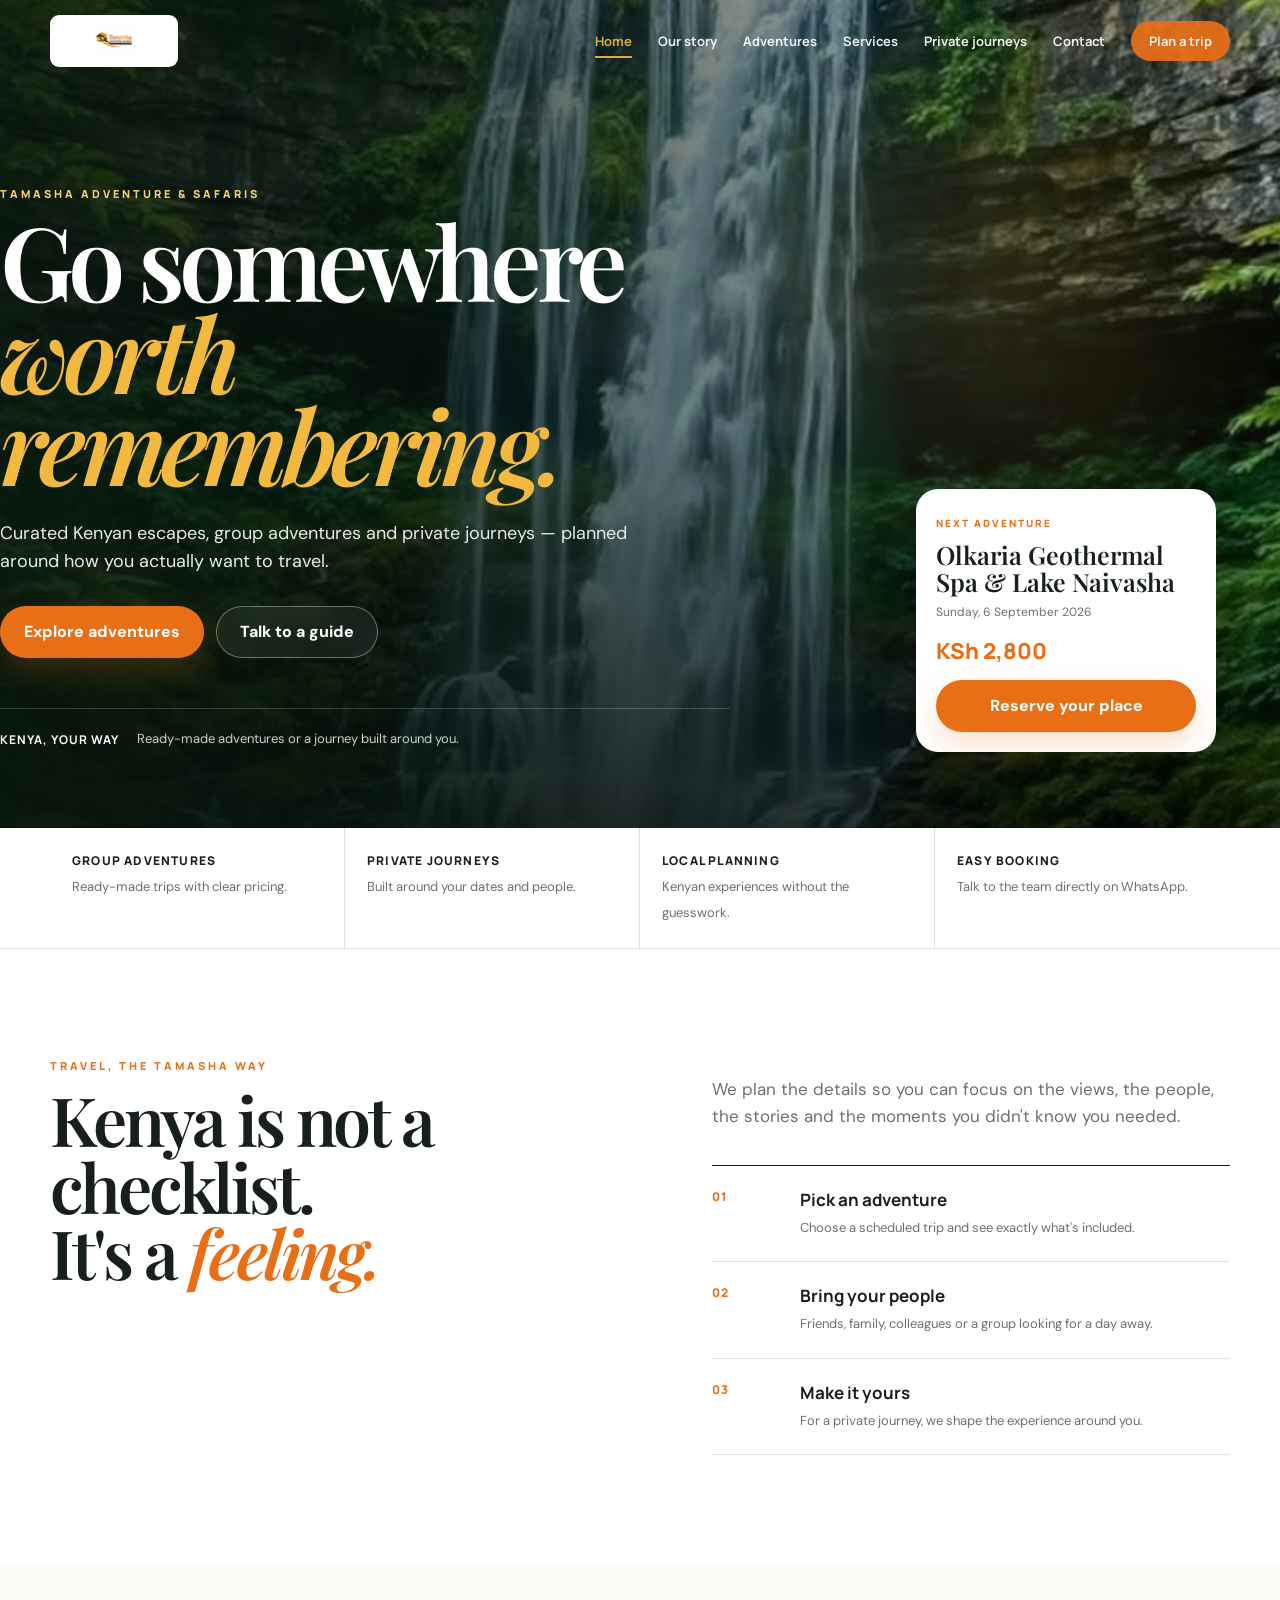
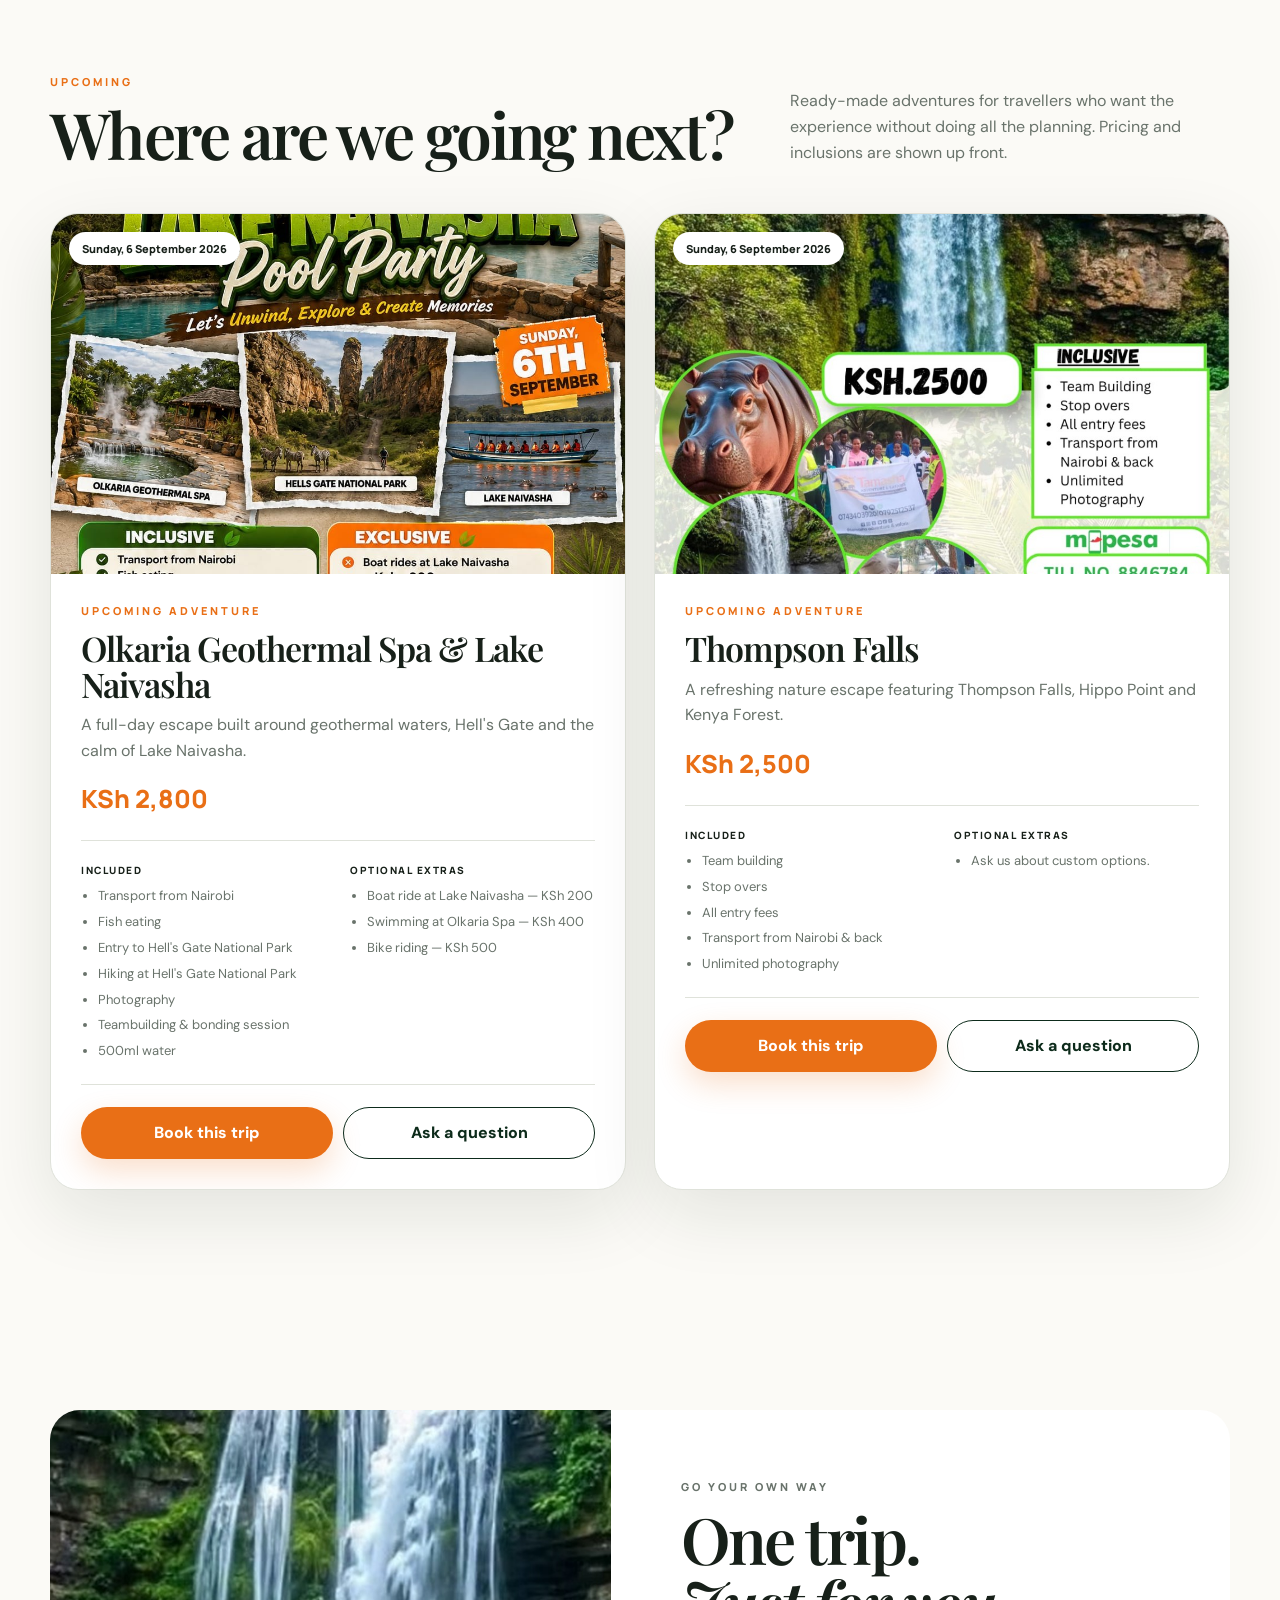
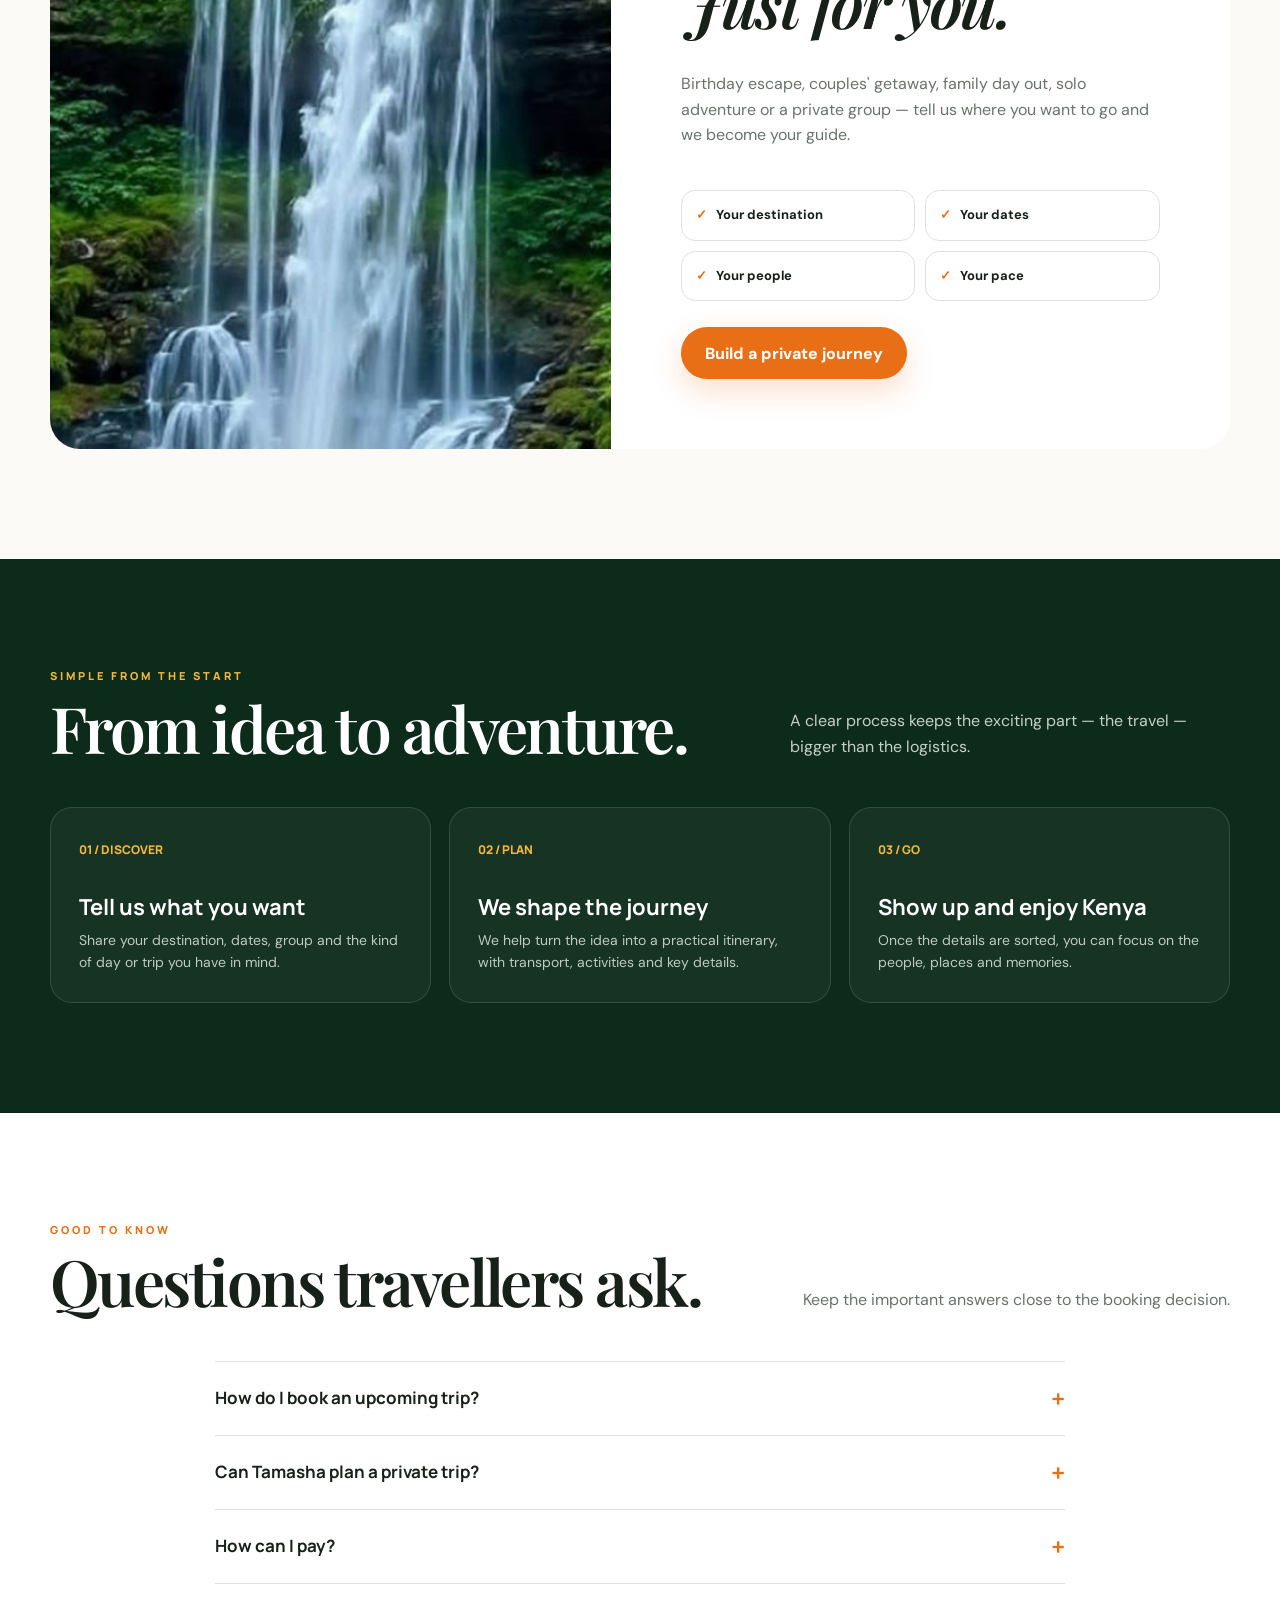
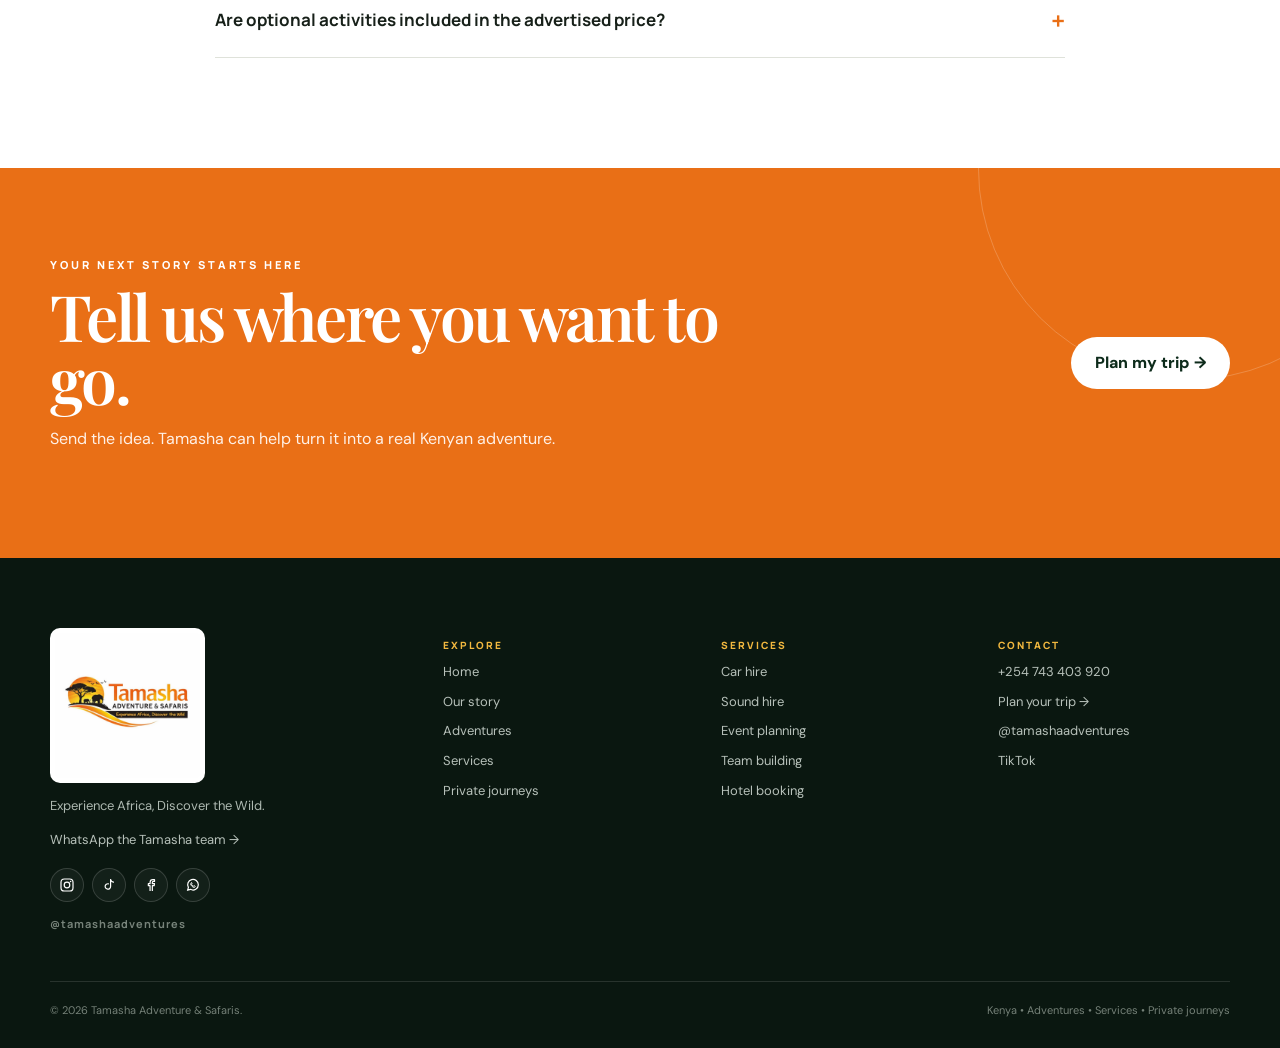
<file: index.html>
<!doctype html>
<html lang="en">
<head>
  <meta charset="utf-8">
  <meta name="viewport" content="width=device-width, initial-scale=1">
  <meta name="theme-color" content="#0d2b1b">
  <meta name="description" content="Tamasha Adventure & Safaris — curated Kenyan escapes, group adventures and private journeys.">
  <title>Home | Tamasha Adventure & Safaris</title>
  <link rel="stylesheet" href="style.css">
</head>
<body>

<header class="site-header">
  <div class="container nav">
    <a class="brand" href="index.html" aria-label="Tamasha Adventure & Safaris home">
      <img src="assets/logo.jpg" alt="Tamasha Adventure & Safaris">
    </a>
    <button class="menu-toggle" aria-label="Open navigation" aria-expanded="false">☰</button>
    <nav class="nav-links"><a href="index.html" class="active" data-page="home">Home</a><a href="about.html" class="" data-page="about">Our story</a><a href="events.html" class="" data-page="events">Adventures</a><a href="services.html" class="" data-page="services">Services</a><a href="private.html" class="" data-page="private">Private journeys</a><a href="contact.html" class="" data-page="contact">Contact</a><a class="nav-cta" href="contact.html">Plan a trip</a></nav>
  </div>
</header>

<main>
  <section class="hero">
    <div class="hero-media" aria-hidden="true"></div>
    <div class="container hero-inner">
      <div class="hero-copy reveal">
        <p class="eyebrow hero-kicker">Tamasha Adventure & Safaris</p>
        <h1>Go somewhere<br><em>worth remembering.</em></h1>
        <p class="hero-lede">Curated Kenyan escapes, group adventures and private journeys — planned around how you actually want to travel.</p>
        <div class="hero-actions">
          <a class="btn btn-primary" href="events.html">Explore adventures</a>
          <a class="btn btn-outline" data-wa data-wa-message="Hello Tamasha Adventure & Safaris. I want to talk to a guide about planning a trip.">Talk to a guide</a>
        </div>
        <div class="hero-meta">
          <strong>KENYA, YOUR WAY</strong>
          <span>Ready-made adventures or a journey built around you.</span>
        </div>
      </div>
    </div>
    <div class="hero-card" data-next-trip></div>
  </section>

  <section class="value-strip">
    <div class="container value-grid">
      <div class="value-item"><strong>Group adventures</strong><span>Ready-made trips with clear pricing.</span></div>
      <div class="value-item"><strong>Private journeys</strong><span>Built around your dates and people.</span></div>
      <div class="value-item"><strong>Local planning</strong><span>Kenyan experiences without the guesswork.</span></div>
      <div class="value-item"><strong>Easy booking</strong><span>Talk to the team directly on WhatsApp.</span></div>
    </div>
  </section>

  <section class="section section-white intro">
    <div class="container intro-grid">
      <div class="reveal">
        <p class="eyebrow">Travel, the Tamasha way</p>
        <h2>Kenya is not a checklist.<br>It's a <em>feeling.</em></h2>
      </div>
      <div class="reveal">
        <p class="intro-copy">We plan the details so you can focus on the views, the people, the stories and the moments you didn't know you needed.</p>
        <div class="numbered">
          <div class="numbered-row"><b>01</b><div><strong>Pick an adventure</strong><span>Choose a scheduled trip and see exactly what's included.</span></div></div>
          <div class="numbered-row"><b>02</b><div><strong>Bring your people</strong><span>Friends, family, colleagues or a group looking for a day away.</span></div></div>
          <div class="numbered-row"><b>03</b><div><strong>Make it yours</strong><span>For a private journey, we shape the experience around you.</span></div></div>
        </div>
      </div>
    </div>
  </section>

  <section class="section section-paper" id="adventures">
    <div class="container">
      <div class="section-head reveal">
        <div><p class="eyebrow">Upcoming</p><h2>Where are we going next?</h2></div>
        <p>Ready-made adventures for travellers who want the experience without doing all the planning. Pricing and inclusions are shown up front.</p>
      </div>
      <div class="trip-grid" data-trips></div>
    </div>
  </section>

  <section class="section section-paper">
    <div class="container editorial reveal">
      <div class="editorial-media"><img src="assets/hero-waterfall.jpg" alt="Waterfall surrounded by green forest" loading="lazy"></div>
      <div class="editorial-copy">
        <p class="eyebrow">Go your own way</p>
        <h2>One trip.<br><em>Just for you.</em></h2>
        <p>Birthday escape, couples' getaway, family day out, solo adventure or a private group — tell us where you want to go and we become your guide.</p>
        <div class="check-list">
          <div>Your destination</div><div>Your dates</div>
          <div>Your people</div><div>Your pace</div>
        </div>
        <div><a class="btn btn-primary" href="private.html">Build a private journey</a></div>
      </div>
    </div>
  </section>

  <section class="section section-dark">
    <div class="container">
      <div class="section-head reveal">
        <div><p class="eyebrow">Simple from the start</p><h2>From idea to adventure.</h2></div>
        <p class="muted">A clear process keeps the exciting part — the travel — bigger than the logistics.</p>
      </div>
      <div class="process-grid">
        <div class="process-card reveal"><span class="num">01 / DISCOVER</span><h3>Tell us what you want</h3><p>Share your destination, dates, group and the kind of day or trip you have in mind.</p></div>
        <div class="process-card reveal"><span class="num">02 / PLAN</span><h3>We shape the journey</h3><p>We help turn the idea into a practical itinerary, with transport, activities and key details.</p></div>
        <div class="process-card reveal"><span class="num">03 / GO</span><h3>Show up and enjoy Kenya</h3><p>Once the details are sorted, you can focus on the people, places and memories.</p></div>
      </div>
    </div>
  </section>

  <section class="section section-white">
    <div class="container">
      <div class="section-head reveal"><div><p class="eyebrow">Good to know</p><h2>Questions travellers ask.</h2></div><p>Keep the important answers close to the booking decision.</p></div>
      <div class="faq-list">
        <div class="faq"><button aria-expanded="false"><span>How do I book an upcoming trip?</span><span data-plus>+</span></button><div class="faq-answer"><div><p>Choose your trip, tap “Book this trip” and WhatsApp the Tamasha team. They can confirm availability and guide you through the next step.</p></div></div></div>
        <div class="faq"><button aria-expanded="false"><span>Can Tamasha plan a private trip?</span><span data-plus>+</span></button><div class="faq-answer"><div><p>Yes. Private journeys can be shaped around your destination, dates, people and preferred style of adventure. Start with the private journeys page or WhatsApp the team.</p></div></div></div>
        <div class="faq"><button aria-expanded="false"><span>How can I pay?</span><span data-plus>+</span></button><div class="faq-answer"><div><p>The current site lists an M-Pesa Till number of <strong data-till></strong> and a KSh 1,000 booking deposit. Confirm the current payment instructions with Tamasha before sending money.</p></div></div></div>
        <div class="faq"><button aria-expanded="false"><span>Are optional activities included in the advertised price?</span><span data-plus>+</span></button><div class="faq-answer"><div><p>No. Optional extras are separated on each trip card so the base price is easier to understand. Check the individual adventure for current charges.</p></div></div></div>
      </div>
    </div>
  </section>

  <section class="cta">
    <div class="container cta-inner">
      <div><p class="eyebrow" style="color:#fff">Your next story starts here</p><h2>Tell us where you want to go.</h2><p>Send the idea. Tamasha can help turn it into a real Kenyan adventure.</p></div>
      <a class="btn" data-wa data-wa-message="Hello Tamasha Adventure & Safaris. I have a trip idea and would like help planning it.">Plan my trip →</a>
    </div>
  </section>
</main>

<footer class="footer">
  <div class="container footer-grid">
    <div class="footer-brand">
      <img src="assets/logo.jpg" alt="Tamasha Adventure & Safaris">
      <p>Experience Africa, Discover the Wild.</p>
      <a data-wa data-wa-message="Hello Tamasha Adventure & Safaris. I would like to plan a trip.">WhatsApp the Tamasha team →</a>

      <div class="footer-social" aria-label="Tamasha social media">
        <a class="social-icon" href="https://www.instagram.com/tamashaadventures/" target="_blank" rel="noopener noreferrer" aria-label="Instagram — @tamashaadventures" title="Instagram">
          <svg viewBox="0 0 24 24" aria-hidden="true"><rect x="3" y="3" width="18" height="18" rx="5" fill="none" stroke="currentColor" stroke-width="1.8"/><circle cx="12" cy="12" r="4.2" fill="none" stroke="currentColor" stroke-width="1.8"/><circle cx="17.4" cy="6.7" r="1.2" fill="currentColor"/></svg>
        </a>
        <a class="social-icon" href="https://www.tiktok.com/@tamashaadventures" target="_blank" rel="noopener noreferrer" aria-label="TikTok — @tamashaadventures" title="TikTok">
          <svg viewBox="0 0 24 24" aria-hidden="true"><path d="M14.4 4v10.2a4.1 4.1 0 1 1-3.3-4" fill="none" stroke="currentColor" stroke-width="1.8" stroke-linecap="round"/><path d="M14.4 4c.6 2.2 2 3.5 4.3 3.8" fill="none" stroke="currentColor" stroke-width="1.8" stroke-linecap="round"/></svg>
        </a>
        <a class="social-icon" href="https://www.facebook.com/tamashaadventures/" target="_blank" rel="noopener noreferrer" aria-label="Facebook — @tamashaadventures" title="Facebook">
          <svg viewBox="0 0 24 24" aria-hidden="true"><path d="M14 21v-8h2.8l.4-3H14V8.1c0-.9.3-1.5 1.6-1.5h1.7V4c-.3 0-1.4-.1-2.5-.1-2.5 0-4.2 1.5-4.2 4.3V10H8v3h2.6v8" fill="none" stroke="currentColor" stroke-width="1.8" stroke-linejoin="round"/></svg>
        </a>
        <a class="social-icon social-whatsapp" href="https://wa.me/254743403920" target="_blank" rel="noopener noreferrer" aria-label="WhatsApp — Tamasha Adventure & Safaris" title="WhatsApp">
          <svg viewBox="0 0 24 24" aria-hidden="true"><path d="M20 11.5a8 8 0 0 1-11.8 7l-4.2 1.1 1.1-4A8 8 0 1 1 20 11.5Z" fill="none" stroke="currentColor" stroke-width="1.8"/><path d="M9 8.4c.3-.2.6-.1.8.2l.7 1.2c.2.3.1.6-.1.8l-.5.5c.6 1.2 1.5 2 2.7 2.6l.5-.5c.2-.2.5-.3.8-.1l1.2.7c.3.2.4.5.2.8-.4.7-1 1-1.7 1-2.2-.2-4.9-2.9-5.1-5.1 0-.7.3-1.3 1-1.7Z" fill="none" stroke="currentColor" stroke-width="1.4" stroke-linejoin="round"/></svg>
        </a>
      </div>
      <span class="social-handle">@tamashaadventures</span>
    </div>

    <div>
      <h3>Explore</h3>
      <a href="index.html">Home</a>
      <a href="about.html">Our story</a>
      <a href="events.html">Adventures</a>
      <a href="services.html">Services</a>
      <a href="private.html">Private journeys</a>
    </div>

    <div>
      <h3>Services</h3>
      <a href="services.html#car-hire">Car hire</a>
      <a href="services.html#sound-hire">Sound hire</a>
      <a href="services.html#events">Event planning</a>
      <a href="services.html#team-building">Team building</a>
      <a href="services.html#hotels">Hotel booking</a>
    </div>

    <div>
      <h3>Contact</h3>
      <a data-phone href="#"></a>
      <a href="contact.html">Plan your trip →</a>
      <a href="https://www.instagram.com/tamashaadventures/" target="_blank" rel="noopener noreferrer">@tamashaadventures</a>
      <a href="https://www.tiktok.com/@tamashaadventures" target="_blank" rel="noopener noreferrer">TikTok</a>
    </div>
  </div>

  <div class="container footer-bottom">
    <span>© <span data-year></span> Tamasha Adventure & Safaris.</span>
    <span>Kenya • Adventures • Services • Private journeys</span>
  </div>
</footer>
<a class="mobile-wa" data-wa data-wa-message="Hello Tamasha Adventure & Safaris. I would like to plan a trip. Please share the available options.">WhatsApp Tamasha</a>

<script src="content.js"></script>
<script src="script.js"></script>
</body>
</html>
</file>
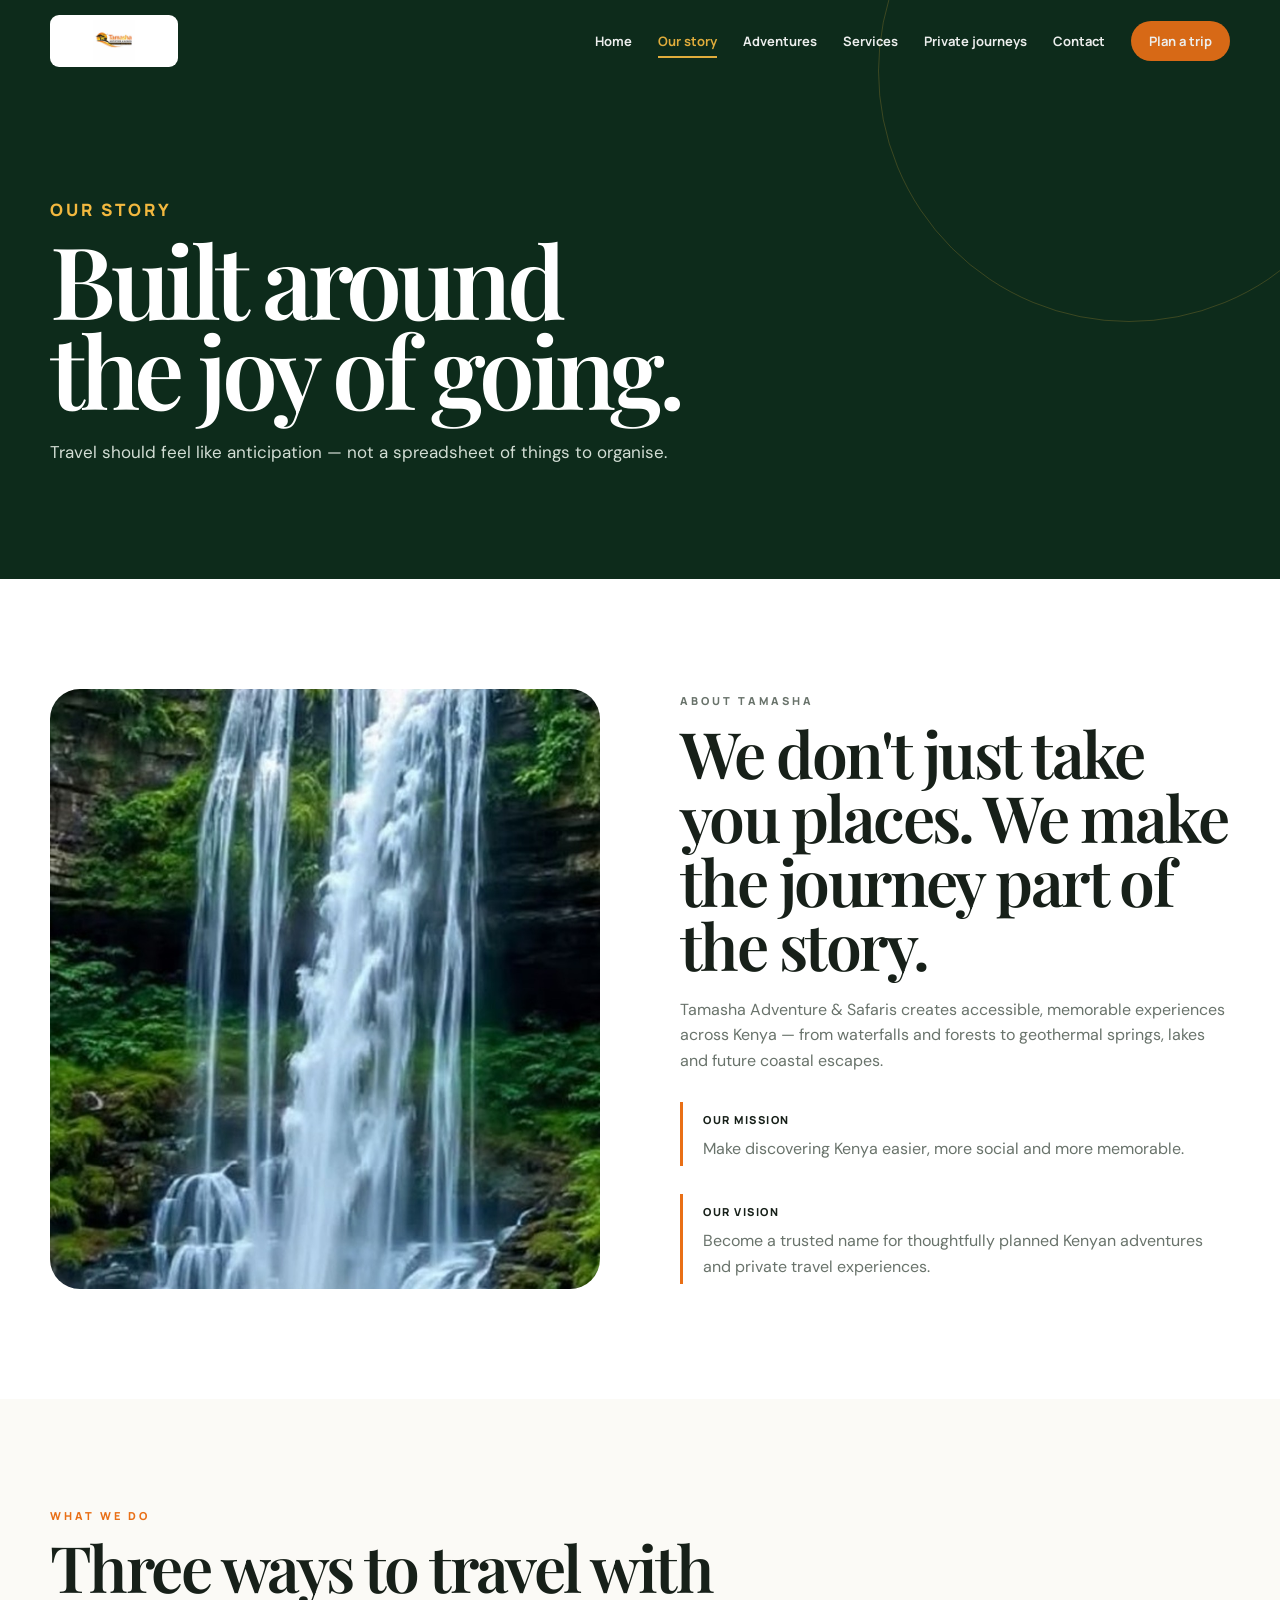
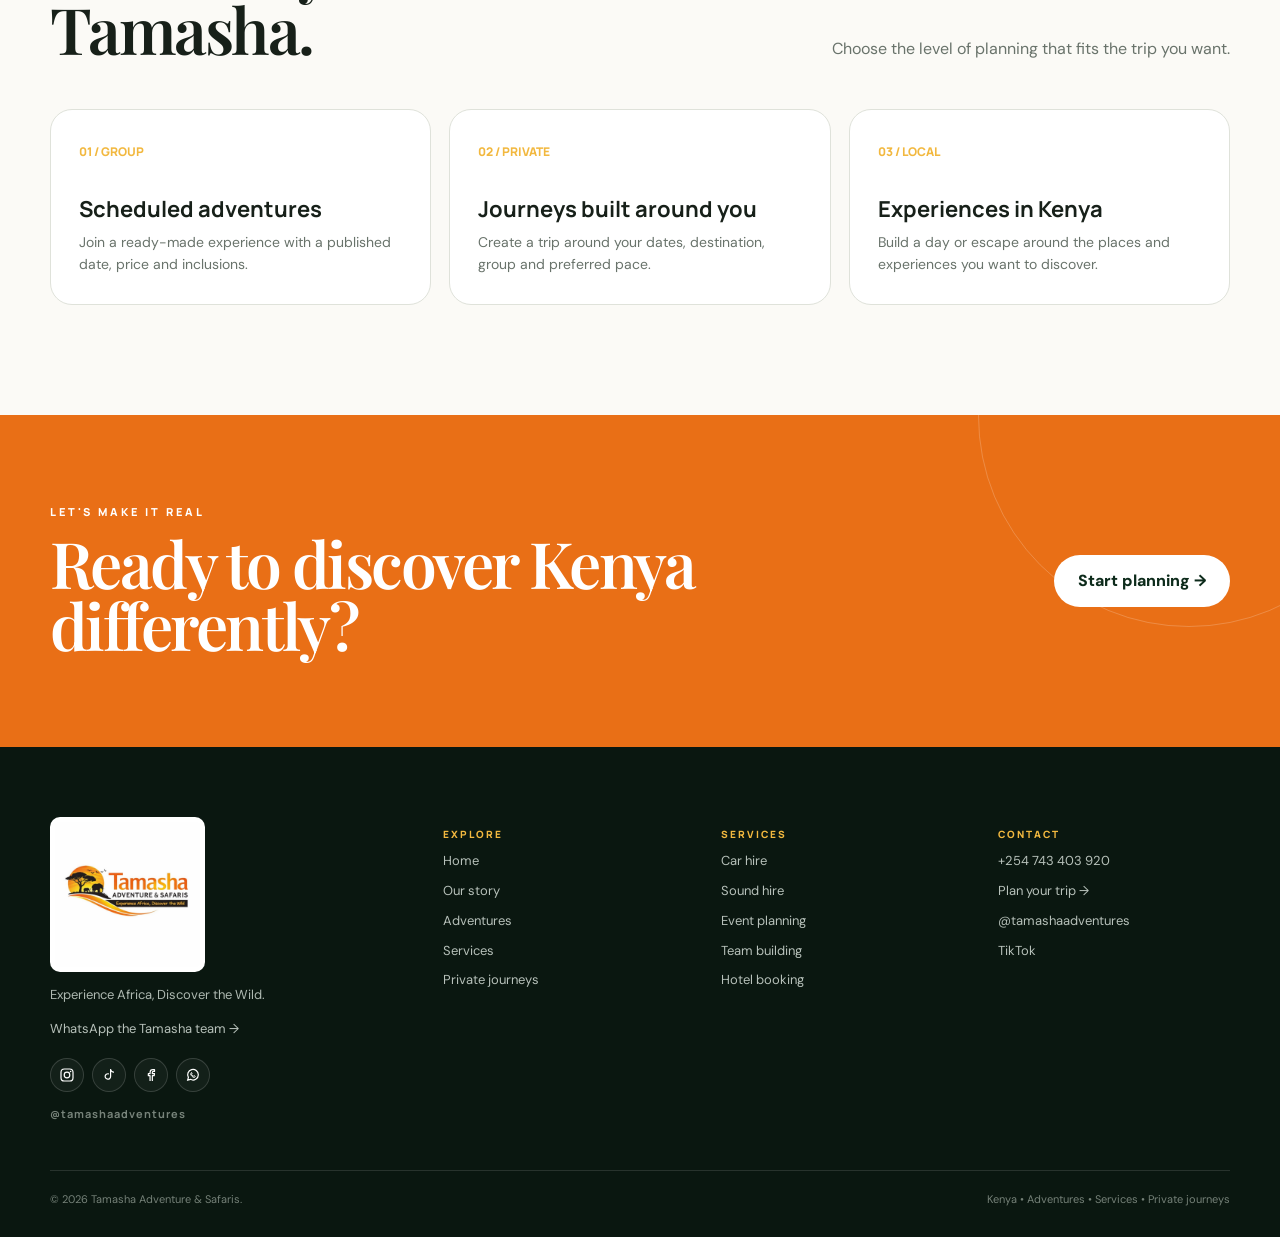
<file: about.html>
<!doctype html>
<html lang="en">
<head>
  <meta charset="utf-8">
  <meta name="viewport" content="width=device-width, initial-scale=1">
  <meta name="theme-color" content="#0d2b1b">
  <meta name="description" content="Tamasha Adventure & Safaris — curated Kenyan escapes, group adventures and private journeys.">
  <title>Our Story | Tamasha Adventure & Safaris</title>
  <link rel="stylesheet" href="style.css">
</head>
<body>

<header class="site-header">
  <div class="container nav">
    <a class="brand" href="index.html" aria-label="Tamasha Adventure & Safaris home">
      <img src="assets/logo.jpg" alt="Tamasha Adventure & Safaris">
    </a>
    <button class="menu-toggle" aria-label="Open navigation" aria-expanded="false">☰</button>
    <nav class="nav-links"><a href="index.html" class="" data-page="home">Home</a><a href="about.html" class="active" data-page="about">Our story</a><a href="events.html" class="" data-page="events">Adventures</a><a href="services.html" class="" data-page="services">Services</a><a href="private.html" class="" data-page="private">Private journeys</a><a href="contact.html" class="" data-page="contact">Contact</a><a class="nav-cta" href="contact.html">Plan a trip</a></nav>
  </div>
</header>

<main>
  <section class="page-hero"><div class="container reveal"><p class="eyebrow" style="color:var(--gold)">Our story</p><h1>Built around<br>the joy of going.</h1><p>Travel should feel like anticipation — not a spreadsheet of things to organise.</p></div></section>
  <section class="section section-white">
    <div class="container about-grid">
      <div class="about-photo reveal"><img src="assets/hero-waterfall.jpg" alt="Kenyan nature escape" loading="lazy"></div>
      <div class="about-copy reveal">
        <p class="eyebrow">About Tamasha</p>
        <h2>We don't just take you places. We make the journey part of the story.</h2>
        <p>Tamasha Adventure & Safaris creates accessible, memorable experiences across Kenya — from waterfalls and forests to geothermal springs, lakes and future coastal escapes.</p>
        <div class="mission-box"><strong>Our mission</strong><p>Make discovering Kenya easier, more social and more memorable.</p></div>
        <div class="mission-box"><strong>Our vision</strong><p>Become a trusted name for thoughtfully planned Kenyan adventures and private travel experiences.</p></div>
      </div>
    </div>
  </section>
  <section class="section section-paper"><div class="container"><div class="section-head reveal"><div><p class="eyebrow">What we do</p><h2>Three ways to travel with Tamasha.</h2></div><p>Choose the level of planning that fits the trip you want.</p></div><div class="process-grid" style="color:var(--ink)"><div class="process-card reveal" style="background:#fff;border-color:var(--line)"><span class="num">01 / GROUP</span><h3>Scheduled adventures</h3><p style="color:var(--muted)">Join a ready-made experience with a published date, price and inclusions.</p></div><div class="process-card reveal" style="background:#fff;border-color:var(--line)"><span class="num">02 / PRIVATE</span><h3>Journeys built around you</h3><p style="color:var(--muted)">Create a trip around your dates, destination, group and preferred pace.</p></div><div class="process-card reveal" style="background:#fff;border-color:var(--line)"><span class="num">03 / LOCAL</span><h3>Experiences in Kenya</h3><p style="color:var(--muted)">Build a day or escape around the places and experiences you want to discover.</p></div></div></div></section>
  <section class="cta"><div class="container cta-inner"><div><p class="eyebrow" style="color:#fff">Let's make it real</p><h2>Ready to discover Kenya differently?</h2></div><a class="btn" href="contact.html">Start planning →</a></div></section>
</main>

<footer class="footer">
  <div class="container footer-grid">
    <div class="footer-brand">
      <img src="assets/logo.jpg" alt="Tamasha Adventure & Safaris">
      <p>Experience Africa, Discover the Wild.</p>
      <a data-wa data-wa-message="Hello Tamasha Adventure & Safaris. I would like to plan a trip.">WhatsApp the Tamasha team →</a>

      <div class="footer-social" aria-label="Tamasha social media">
        <a class="social-icon" href="https://www.instagram.com/tamashaadventures/" target="_blank" rel="noopener noreferrer" aria-label="Instagram — @tamashaadventures" title="Instagram">
          <svg viewBox="0 0 24 24" aria-hidden="true"><rect x="3" y="3" width="18" height="18" rx="5" fill="none" stroke="currentColor" stroke-width="1.8"/><circle cx="12" cy="12" r="4.2" fill="none" stroke="currentColor" stroke-width="1.8"/><circle cx="17.4" cy="6.7" r="1.2" fill="currentColor"/></svg>
        </a>
        <a class="social-icon" href="https://www.tiktok.com/@tamashaadventures" target="_blank" rel="noopener noreferrer" aria-label="TikTok — @tamashaadventures" title="TikTok">
          <svg viewBox="0 0 24 24" aria-hidden="true"><path d="M14.4 4v10.2a4.1 4.1 0 1 1-3.3-4" fill="none" stroke="currentColor" stroke-width="1.8" stroke-linecap="round"/><path d="M14.4 4c.6 2.2 2 3.5 4.3 3.8" fill="none" stroke="currentColor" stroke-width="1.8" stroke-linecap="round"/></svg>
        </a>
        <a class="social-icon" href="https://www.facebook.com/tamashaadventures/" target="_blank" rel="noopener noreferrer" aria-label="Facebook — @tamashaadventures" title="Facebook">
          <svg viewBox="0 0 24 24" aria-hidden="true"><path d="M14 21v-8h2.8l.4-3H14V8.1c0-.9.3-1.5 1.6-1.5h1.7V4c-.3 0-1.4-.1-2.5-.1-2.5 0-4.2 1.5-4.2 4.3V10H8v3h2.6v8" fill="none" stroke="currentColor" stroke-width="1.8" stroke-linejoin="round"/></svg>
        </a>
        <a class="social-icon social-whatsapp" href="https://wa.me/254743403920" target="_blank" rel="noopener noreferrer" aria-label="WhatsApp — Tamasha Adventure & Safaris" title="WhatsApp">
          <svg viewBox="0 0 24 24" aria-hidden="true"><path d="M20 11.5a8 8 0 0 1-11.8 7l-4.2 1.1 1.1-4A8 8 0 1 1 20 11.5Z" fill="none" stroke="currentColor" stroke-width="1.8"/><path d="M9 8.4c.3-.2.6-.1.8.2l.7 1.2c.2.3.1.6-.1.8l-.5.5c.6 1.2 1.5 2 2.7 2.6l.5-.5c.2-.2.5-.3.8-.1l1.2.7c.3.2.4.5.2.8-.4.7-1 1-1.7 1-2.2-.2-4.9-2.9-5.1-5.1 0-.7.3-1.3 1-1.7Z" fill="none" stroke="currentColor" stroke-width="1.4" stroke-linejoin="round"/></svg>
        </a>
      </div>
      <span class="social-handle">@tamashaadventures</span>
    </div>

    <div>
      <h3>Explore</h3>
      <a href="index.html">Home</a>
      <a href="about.html">Our story</a>
      <a href="events.html">Adventures</a>
      <a href="services.html">Services</a>
      <a href="private.html">Private journeys</a>
    </div>

    <div>
      <h3>Services</h3>
      <a href="services.html#car-hire">Car hire</a>
      <a href="services.html#sound-hire">Sound hire</a>
      <a href="services.html#events">Event planning</a>
      <a href="services.html#team-building">Team building</a>
      <a href="services.html#hotels">Hotel booking</a>
    </div>

    <div>
      <h3>Contact</h3>
      <a data-phone href="#"></a>
      <a href="contact.html">Plan your trip →</a>
      <a href="https://www.instagram.com/tamashaadventures/" target="_blank" rel="noopener noreferrer">@tamashaadventures</a>
      <a href="https://www.tiktok.com/@tamashaadventures" target="_blank" rel="noopener noreferrer">TikTok</a>
    </div>
  </div>

  <div class="container footer-bottom">
    <span>© <span data-year></span> Tamasha Adventure & Safaris.</span>
    <span>Kenya • Adventures • Services • Private journeys</span>
  </div>
</footer>
<a class="mobile-wa" data-wa data-wa-message="Hello Tamasha Adventure & Safaris. I would like to plan a trip. Please share the available options.">WhatsApp Tamasha</a>

<script src="content.js"></script>
<script src="script.js"></script>
</body>
</html>
</file>
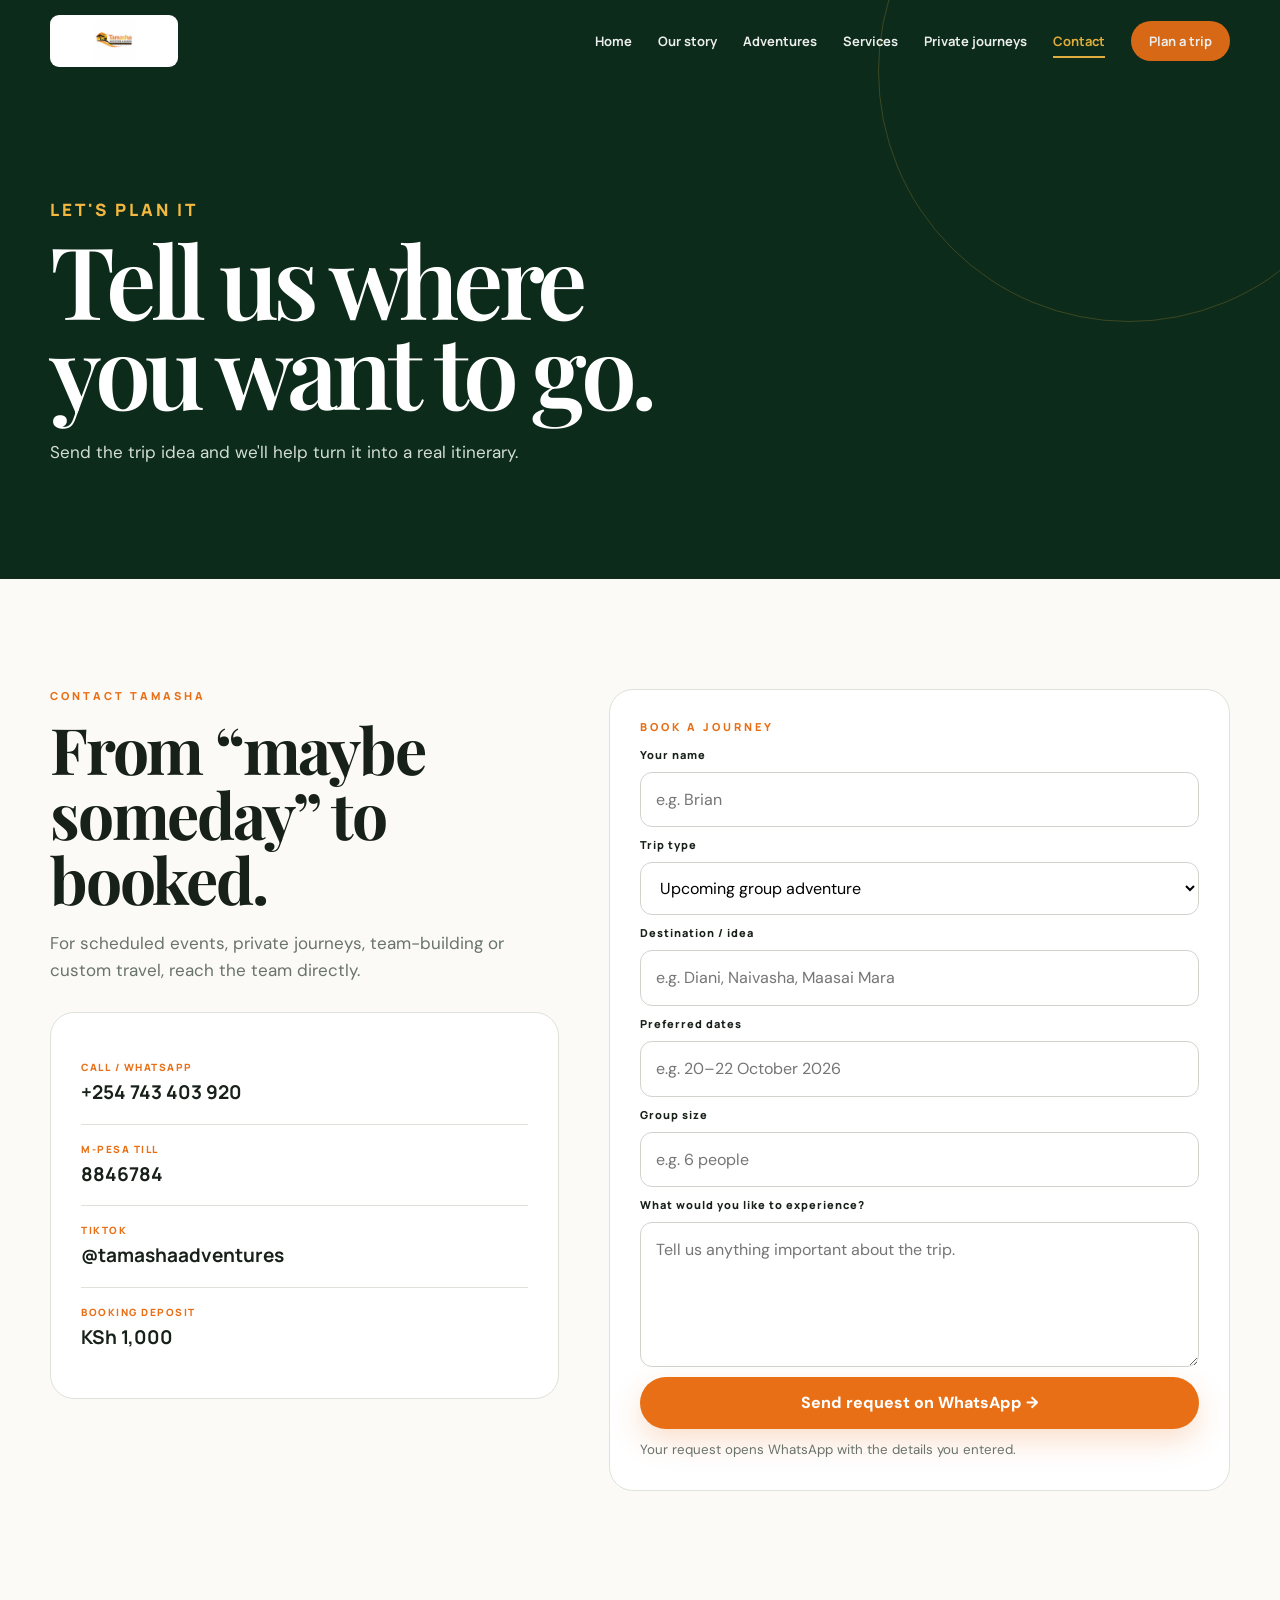
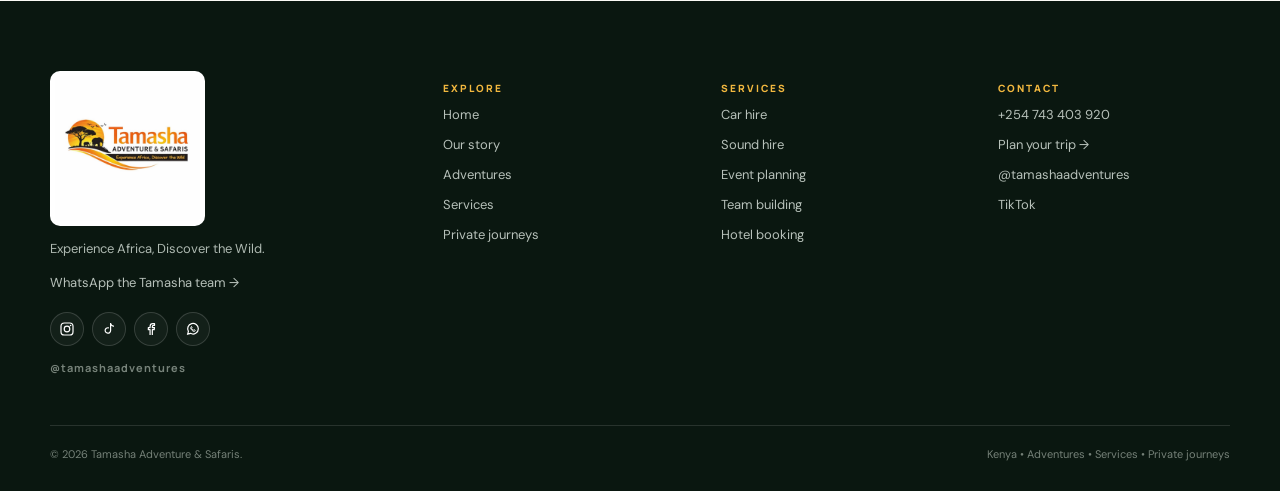
<file: contact.html>
<!doctype html>
<html lang="en">
<head>
  <meta charset="utf-8">
  <meta name="viewport" content="width=device-width, initial-scale=1">
  <meta name="theme-color" content="#0d2b1b">
  <meta name="description" content="Tamasha Adventure & Safaris — curated Kenyan escapes, group adventures and private journeys.">
  <title>Contact | Tamasha Adventure & Safaris</title>
  <link rel="stylesheet" href="style.css">
</head>
<body>

<header class="site-header">
  <div class="container nav">
    <a class="brand" href="index.html" aria-label="Tamasha Adventure & Safaris home">
      <img src="assets/logo.jpg" alt="Tamasha Adventure & Safaris">
    </a>
    <button class="menu-toggle" aria-label="Open navigation" aria-expanded="false">☰</button>
    <nav class="nav-links"><a href="index.html" class="" data-page="home">Home</a><a href="about.html" class="" data-page="about">Our story</a><a href="events.html" class="" data-page="events">Adventures</a><a href="services.html" class="" data-page="services">Services</a><a href="private.html" class="" data-page="private">Private journeys</a><a href="contact.html" class="active" data-page="contact">Contact</a><a class="nav-cta" href="contact.html">Plan a trip</a></nav>
  </div>
</header>

<main>
  <section class="page-hero"><div class="container reveal"><p class="eyebrow" style="color:var(--gold)">Let's plan it</p><h1>Tell us where<br>you want to go.</h1><p>Send the trip idea and we'll help turn it into a real itinerary.</p></div></section>
  <section class="section section-paper">
    <div class="container contact-grid">
      <div class="reveal">
        <p class="eyebrow">Contact Tamasha</p>
        <h2 class="display" style="font-size:clamp(43px,5vw,68px);margin:0 0 18px">From “maybe someday” to booked.</h2>
        <p class="muted" style="font-size:17px">For scheduled events, private journeys, team-building or custom travel, reach the team directly.</p>
        <div class="contact-card" style="margin-top:28px">
          <div class="contact-item"><small>Call / WhatsApp</small><a data-phone href="#"></a></div>
          <div class="contact-item"><small>M-Pesa Till</small><strong data-till></strong></div>
          <div class="contact-item"><small>TikTok</small><a href="https://www.tiktok.com/@tamashaadventures" target="_blank" rel="noopener">@tamashaadventures</a></div>
          <div class="contact-item"><small>Booking deposit</small><strong>KSh 1,000</strong></div>
        </div>
      </div>
      <div class="contact-card reveal">
        <p class="eyebrow">Book a journey</p>
        <form class="form" id="bookingForm">
          <label for="name">Your name</label><input id="name" required placeholder="e.g. Brian">
          <label for="tripType">Trip type</label>
          <select id="tripType"><option>Upcoming group adventure</option><option>Private journey</option><option>Team-building</option><option>Custom adventure</option></select>
          <label for="destination">Destination / idea</label><input id="destination" required placeholder="e.g. Diani, Naivasha, Maasai Mara">
          <label for="dates">Preferred dates</label><input id="dates" placeholder="e.g. 20–22 October 2026">
          <label for="groupSize">Group size</label><input id="groupSize" placeholder="e.g. 6 people">
          <label for="message">What would you like to experience?</label><textarea id="message" placeholder="Tell us anything important about the trip."></textarea>
          <button class="btn btn-primary" type="submit">Send request on WhatsApp →</button>
          <small class="muted">Your request opens WhatsApp with the details you entered.</small>
        </form>
      </div>
    </div>
  </section>
</main>

<footer class="footer">
  <div class="container footer-grid">
    <div class="footer-brand">
      <img src="assets/logo.jpg" alt="Tamasha Adventure & Safaris">
      <p>Experience Africa, Discover the Wild.</p>
      <a data-wa data-wa-message="Hello Tamasha Adventure & Safaris. I would like to plan a trip.">WhatsApp the Tamasha team →</a>

      <div class="footer-social" aria-label="Tamasha social media">
        <a class="social-icon" href="https://www.instagram.com/tamashaadventures/" target="_blank" rel="noopener noreferrer" aria-label="Instagram — @tamashaadventures" title="Instagram">
          <svg viewBox="0 0 24 24" aria-hidden="true"><rect x="3" y="3" width="18" height="18" rx="5" fill="none" stroke="currentColor" stroke-width="1.8"/><circle cx="12" cy="12" r="4.2" fill="none" stroke="currentColor" stroke-width="1.8"/><circle cx="17.4" cy="6.7" r="1.2" fill="currentColor"/></svg>
        </a>
        <a class="social-icon" href="https://www.tiktok.com/@tamashaadventures" target="_blank" rel="noopener noreferrer" aria-label="TikTok — @tamashaadventures" title="TikTok">
          <svg viewBox="0 0 24 24" aria-hidden="true"><path d="M14.4 4v10.2a4.1 4.1 0 1 1-3.3-4" fill="none" stroke="currentColor" stroke-width="1.8" stroke-linecap="round"/><path d="M14.4 4c.6 2.2 2 3.5 4.3 3.8" fill="none" stroke="currentColor" stroke-width="1.8" stroke-linecap="round"/></svg>
        </a>
        <a class="social-icon" href="https://www.facebook.com/tamashaadventures/" target="_blank" rel="noopener noreferrer" aria-label="Facebook — @tamashaadventures" title="Facebook">
          <svg viewBox="0 0 24 24" aria-hidden="true"><path d="M14 21v-8h2.8l.4-3H14V8.1c0-.9.3-1.5 1.6-1.5h1.7V4c-.3 0-1.4-.1-2.5-.1-2.5 0-4.2 1.5-4.2 4.3V10H8v3h2.6v8" fill="none" stroke="currentColor" stroke-width="1.8" stroke-linejoin="round"/></svg>
        </a>
        <a class="social-icon social-whatsapp" href="https://wa.me/254743403920" target="_blank" rel="noopener noreferrer" aria-label="WhatsApp — Tamasha Adventure & Safaris" title="WhatsApp">
          <svg viewBox="0 0 24 24" aria-hidden="true"><path d="M20 11.5a8 8 0 0 1-11.8 7l-4.2 1.1 1.1-4A8 8 0 1 1 20 11.5Z" fill="none" stroke="currentColor" stroke-width="1.8"/><path d="M9 8.4c.3-.2.6-.1.8.2l.7 1.2c.2.3.1.6-.1.8l-.5.5c.6 1.2 1.5 2 2.7 2.6l.5-.5c.2-.2.5-.3.8-.1l1.2.7c.3.2.4.5.2.8-.4.7-1 1-1.7 1-2.2-.2-4.9-2.9-5.1-5.1 0-.7.3-1.3 1-1.7Z" fill="none" stroke="currentColor" stroke-width="1.4" stroke-linejoin="round"/></svg>
        </a>
      </div>
      <span class="social-handle">@tamashaadventures</span>
    </div>

    <div>
      <h3>Explore</h3>
      <a href="index.html">Home</a>
      <a href="about.html">Our story</a>
      <a href="events.html">Adventures</a>
      <a href="services.html">Services</a>
      <a href="private.html">Private journeys</a>
    </div>

    <div>
      <h3>Services</h3>
      <a href="services.html#car-hire">Car hire</a>
      <a href="services.html#sound-hire">Sound hire</a>
      <a href="services.html#events">Event planning</a>
      <a href="services.html#team-building">Team building</a>
      <a href="services.html#hotels">Hotel booking</a>
    </div>

    <div>
      <h3>Contact</h3>
      <a data-phone href="#"></a>
      <a href="contact.html">Plan your trip →</a>
      <a href="https://www.instagram.com/tamashaadventures/" target="_blank" rel="noopener noreferrer">@tamashaadventures</a>
      <a href="https://www.tiktok.com/@tamashaadventures" target="_blank" rel="noopener noreferrer">TikTok</a>
    </div>
  </div>

  <div class="container footer-bottom">
    <span>© <span data-year></span> Tamasha Adventure & Safaris.</span>
    <span>Kenya • Adventures • Services • Private journeys</span>
  </div>
</footer>
<a class="mobile-wa" data-wa data-wa-message="Hello Tamasha Adventure & Safaris. I would like to plan a trip. Please share the available options.">WhatsApp Tamasha</a>

<script src="content.js"></script>
<script src="script.js"></script>
</body>
</html>
</file>
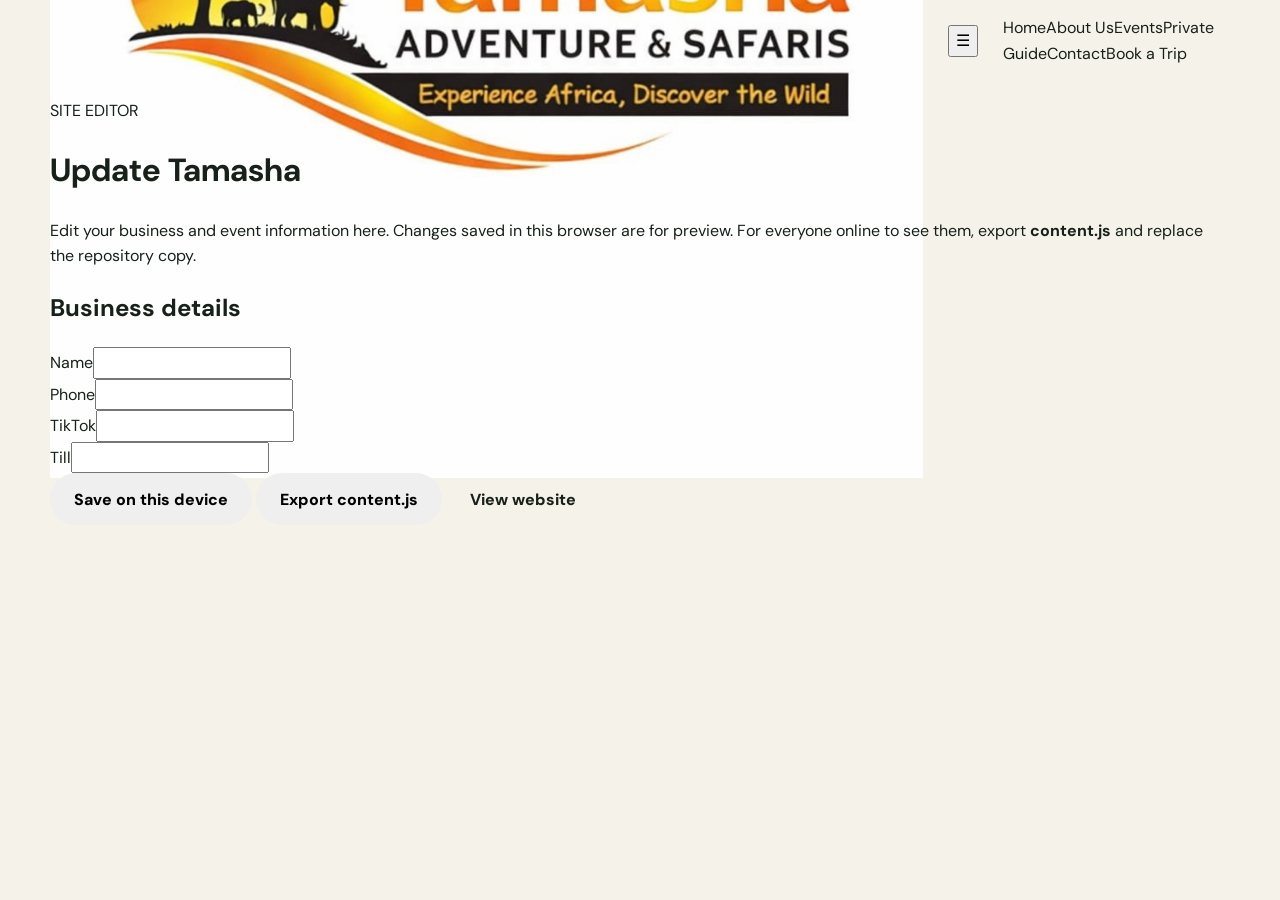
<file: edit.html>
<!doctype html><html><head><meta charset="utf-8"><meta name="viewport" content="width=device-width,initial-scale=1"><title>Edit Tamasha</title><link rel="stylesheet" href="style.css"></head><body data-page="edit"><header class="header" id="header"><div class="container nav"><a href="index.html"><img class="logo" src="assets/logo.jpg" alt="Tamasha Adventure & Safaris"></a><button class="menu" id="menu">☰</button><nav class="navlinks" id="navlinks"><a href="index.html" data-page="home">Home</a><a href="about.html" data-page="about">About Us</a><a href="events.html" data-page="events">Events</a><a href="private.html" data-page="private">Private Guide</a><a href="contact.html" data-page="contact">Contact</a><a class="pill" href="contact.html">Book a Trip</a></nav></div></header><main class="container editor"><p class="kicker">SITE EDITOR</p><h1>Update Tamasha</h1><div class="editorcard"><p>Edit your business and event information here. Changes saved in this browser are for preview. For everyone online to see them, export <b>content.js</b> and replace the repository copy.</p></div><div class="editorcard"><h2>Business details</h2><div class="row"><div><label>Name</label><input id="name"></div><div><label>Phone</label><input id="phone"></div></div><div class="row"><div><label>TikTok</label><input id="tiktok"></div><div><label>Till</label><input id="till"></div></div></div><div id="trips"></div><div class="editorcard"><button class="btn primary" id="save">Save on this device</button> <button class="btn" id="export">Export content.js</button> <a class="btn" href="index.html">View website</a><p id="status"></p></div></main><script src="content.js"></script><script>(function(){let d=JSON.parse(localStorage.getItem("tamashaContent")||JSON.stringify(window.TAMASHA_CONTENT));["name","phone","tiktok","till"].forEach(k=>document.getElementById(k).value=d.business[k]||"");let w=document.getElementById("trips");w.innerHTML=d.trips.map((t,i)=>`<div class="editorcard"><h2>Event ${i+1}</h2><label>Title</label><input data-i="${i}" data-k="title" value="${t.title}"><label>Date</label><input data-i="${i}" data-k="date" value="${t.date}"><label>Price</label><input data-i="${i}" data-k="price" value="${t.price}"><label>Image path</label><input data-i="${i}" data-k="image" value="${t.image}"><label>Description</label><textarea data-i="${i}" data-k="intro">${t.intro}</textarea><label>Inclusive, one per line</label><textarea data-i="${i}" data-k="included">${t.included.join("\n")}</textarea></div>`).join("");function collect(){["name","phone","tiktok","till"].forEach(k=>d.business[k]=document.getElementById(k).value);document.querySelectorAll("[data-k]").forEach(e=>{let i=+e.dataset.i,k=e.dataset.k;d.trips[i][k]=k==="included"?e.value.split("\n").filter(Boolean):e.value});return d}document.getElementById("save").onclick=()=>{collect();localStorage.setItem("tamashaContent",JSON.stringify(d));document.getElementById("status").textContent="Saved."};document.getElementById("export").onclick=()=>{collect();let a=document.createElement("a"),b=new Blob(["window.TAMASHA_CONTENT = "+JSON.stringify(d,null,2)+";"],{type:"text/javascript"});a.href=URL.createObjectURL(b);a.download="content.js";a.click()}})();</script></body></html>
</file>
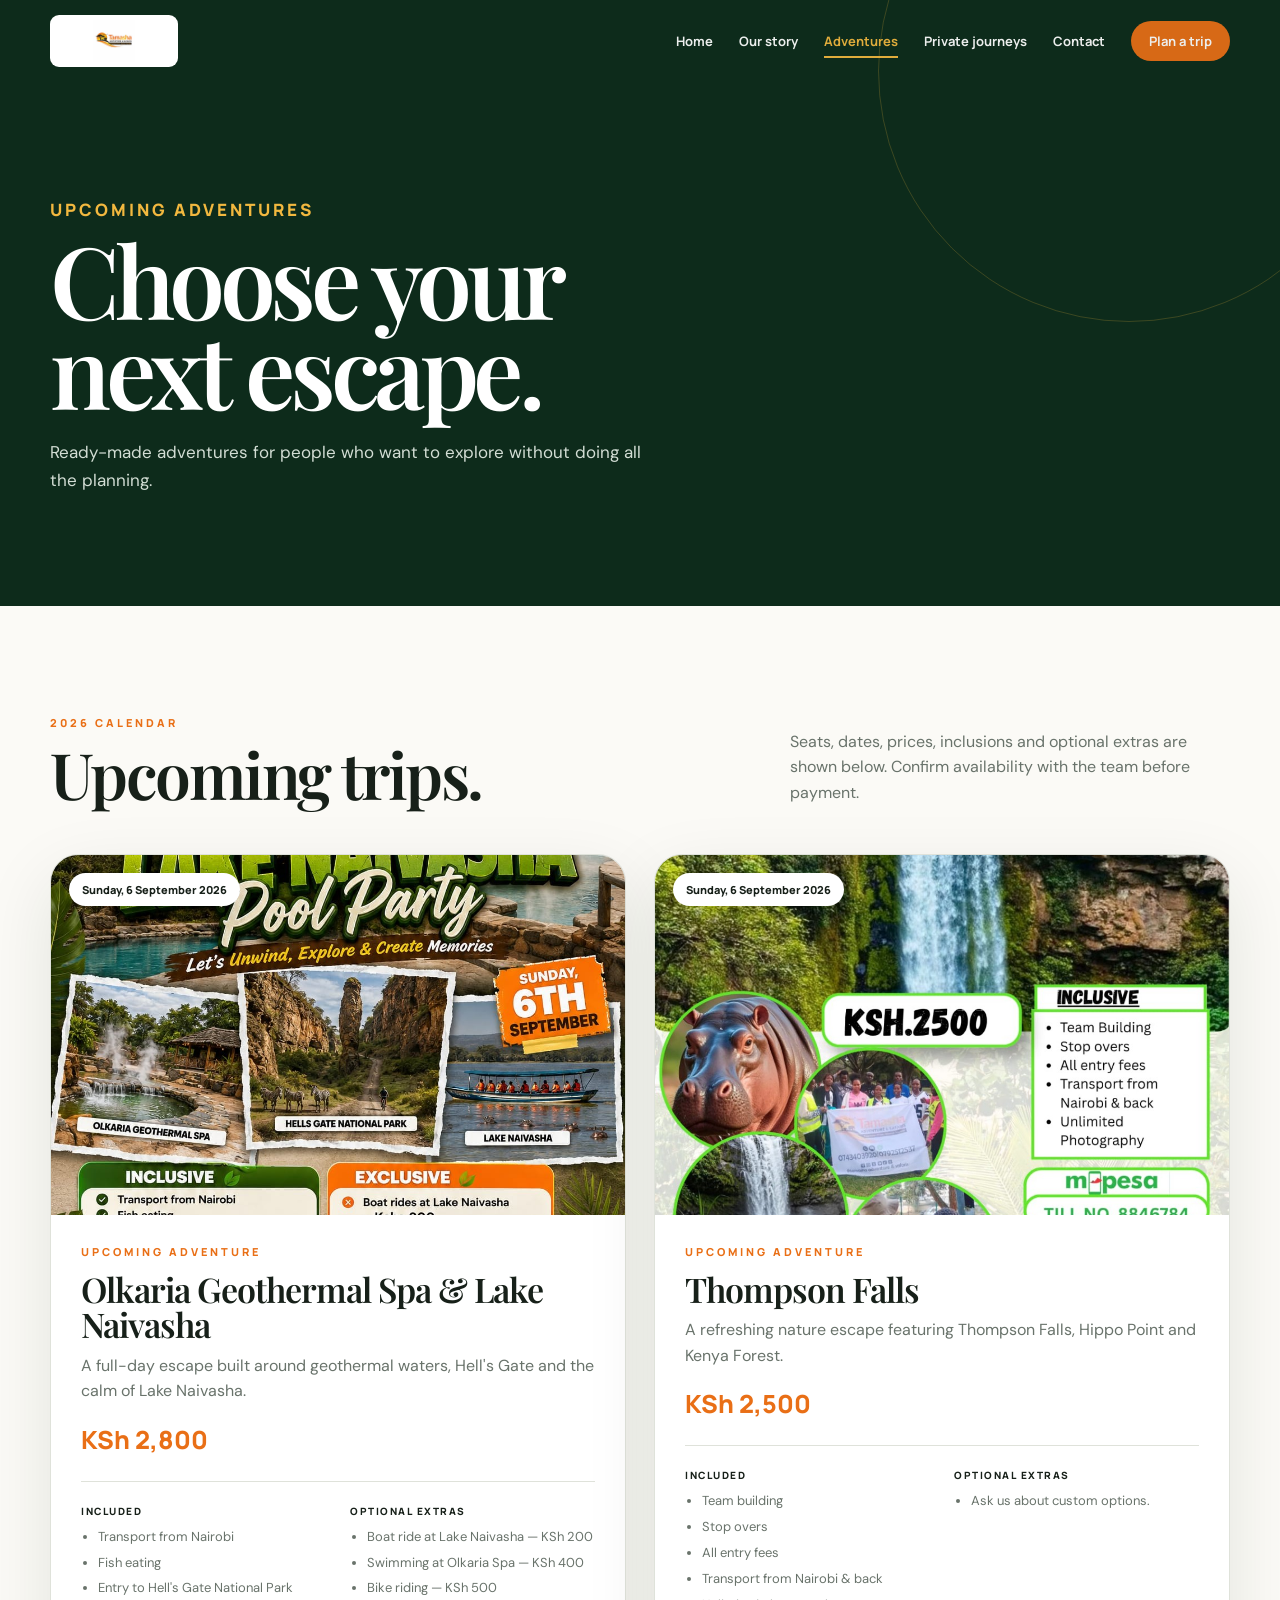
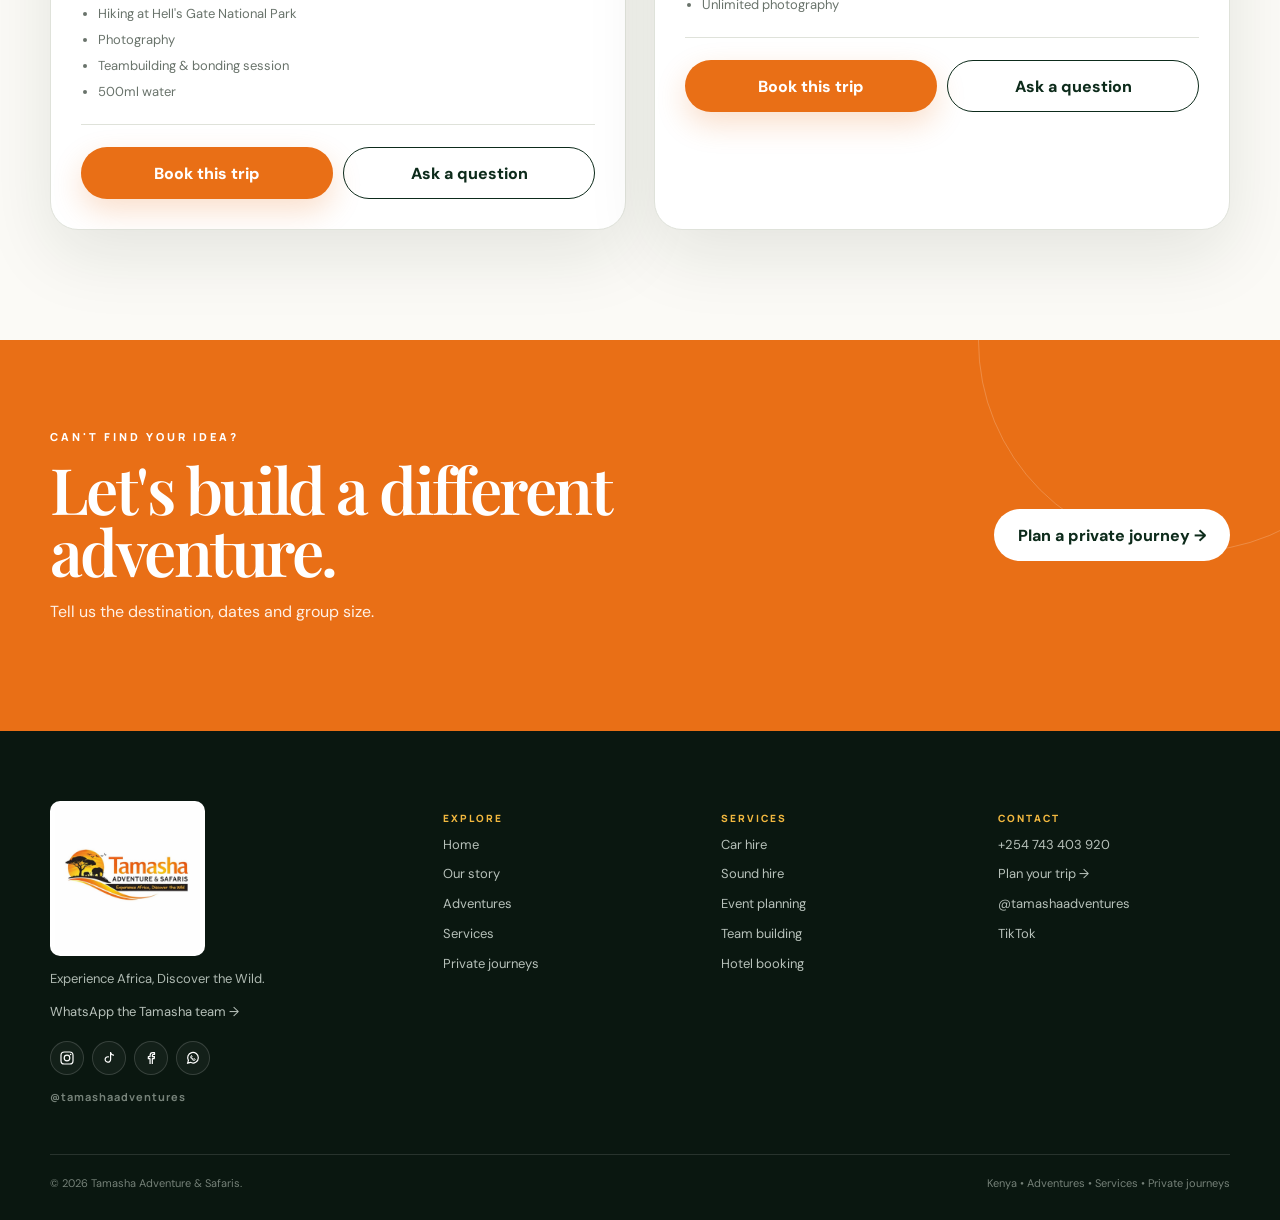
<file: events.html>
<!doctype html>
<html lang="en">
<head>
  <meta charset="utf-8">
  <meta name="viewport" content="width=device-width, initial-scale=1">
  <meta name="theme-color" content="#0d2b1b">
  <meta name="description" content="Tamasha Adventure & Safaris — curated Kenyan escapes, group adventures and private journeys.">
  <title>Adventures | Tamasha Adventure & Safaris</title>
  <link rel="stylesheet" href="style.css">
</head>
<body>

<header class="site-header">
  <div class="container nav">
    <a class="brand" href="index.html" aria-label="Tamasha Adventure & Safaris home">
      <img src="assets/logo.jpg" alt="Tamasha Adventure & Safaris">
    </a>
    <button class="menu-toggle" aria-label="Open navigation" aria-expanded="false">☰</button>
    <nav class="nav-links"><a href="index.html" class="" data-page="home">Home</a><a href="about.html" class="" data-page="about">Our story</a><a href="events.html" class="active" data-page="events">Adventures</a><a href="private.html" class="" data-page="private">Private journeys</a><a href="contact.html" class="" data-page="contact">Contact</a><a class="nav-cta" href="contact.html">Plan a trip</a></nav>
  </div>
</header>

<main>
  <section class="page-hero"><div class="container reveal"><p class="eyebrow" style="color:var(--gold)">Upcoming adventures</p><h1>Choose your<br>next escape.</h1><p>Ready-made adventures for people who want to explore without doing all the planning.</p></div></section>
  <section class="section section-paper"><div class="container"><div class="section-head reveal"><div><p class="eyebrow">2026 calendar</p><h2>Upcoming trips.</h2></div><p>Seats, dates, prices, inclusions and optional extras are shown below. Confirm availability with the team before payment.</p></div><div class="trip-grid" data-trips></div></div></section>
  <section class="cta"><div class="container cta-inner"><div><p class="eyebrow" style="color:#fff">Can't find your idea?</p><h2>Let's build a different adventure.</h2><p>Tell us the destination, dates and group size.</p></div><a class="btn" href="private.html">Plan a private journey →</a></div></section>
</main>

<footer class="footer">
  <div class="container footer-grid">
    <div class="footer-brand">
      <img src="assets/logo.jpg" alt="Tamasha Adventure & Safaris">
      <p>Experience Africa, Discover the Wild.</p>
      <a data-wa data-wa-message="Hello Tamasha Adventure & Safaris. I would like to plan a trip.">WhatsApp the Tamasha team →</a>

      <div class="footer-social" aria-label="Tamasha social media">
        <a class="social-icon" href="https://www.instagram.com/tamashaadventures/" target="_blank" rel="noopener noreferrer" aria-label="Instagram — @tamashaadventures" title="Instagram">
          <svg viewBox="0 0 24 24" aria-hidden="true"><rect x="3" y="3" width="18" height="18" rx="5" fill="none" stroke="currentColor" stroke-width="1.8"/><circle cx="12" cy="12" r="4.2" fill="none" stroke="currentColor" stroke-width="1.8"/><circle cx="17.4" cy="6.7" r="1.2" fill="currentColor"/></svg>
        </a>
        <a class="social-icon" href="https://www.tiktok.com/@tamashaadventures" target="_blank" rel="noopener noreferrer" aria-label="TikTok — @tamashaadventures" title="TikTok">
          <svg viewBox="0 0 24 24" aria-hidden="true"><path d="M14.4 4v10.2a4.1 4.1 0 1 1-3.3-4" fill="none" stroke="currentColor" stroke-width="1.8" stroke-linecap="round"/><path d="M14.4 4c.6 2.2 2 3.5 4.3 3.8" fill="none" stroke="currentColor" stroke-width="1.8" stroke-linecap="round"/></svg>
        </a>
        <a class="social-icon" href="https://www.facebook.com/tamashaadventures/" target="_blank" rel="noopener noreferrer" aria-label="Facebook — @tamashaadventures" title="Facebook">
          <svg viewBox="0 0 24 24" aria-hidden="true"><path d="M14 21v-8h2.8l.4-3H14V8.1c0-.9.3-1.5 1.6-1.5h1.7V4c-.3 0-1.4-.1-2.5-.1-2.5 0-4.2 1.5-4.2 4.3V10H8v3h2.6v8" fill="none" stroke="currentColor" stroke-width="1.8" stroke-linejoin="round"/></svg>
        </a>
        <a class="social-icon social-whatsapp" href="https://wa.me/254743403920" target="_blank" rel="noopener noreferrer" aria-label="WhatsApp — Tamasha Adventure & Safaris" title="WhatsApp">
          <svg viewBox="0 0 24 24" aria-hidden="true"><path d="M20 11.5a8 8 0 0 1-11.8 7l-4.2 1.1 1.1-4A8 8 0 1 1 20 11.5Z" fill="none" stroke="currentColor" stroke-width="1.8"/><path d="M9 8.4c.3-.2.6-.1.8.2l.7 1.2c.2.3.1.6-.1.8l-.5.5c.6 1.2 1.5 2 2.7 2.6l.5-.5c.2-.2.5-.3.8-.1l1.2.7c.3.2.4.5.2.8-.4.7-1 1-1.7 1-2.2-.2-4.9-2.9-5.1-5.1 0-.7.3-1.3 1-1.7Z" fill="none" stroke="currentColor" stroke-width="1.4" stroke-linejoin="round"/></svg>
        </a>
      </div>
      <span class="social-handle">@tamashaadventures</span>
    </div>

    <div>
      <h3>Explore</h3>
      <a href="index.html">Home</a>
      <a href="about.html">Our story</a>
      <a href="events.html">Adventures</a>
      <a href="services.html">Services</a>
      <a href="private.html">Private journeys</a>
    </div>

    <div>
      <h3>Services</h3>
      <a href="services.html#car-hire">Car hire</a>
      <a href="services.html#sound-hire">Sound hire</a>
      <a href="services.html#events">Event planning</a>
      <a href="services.html#team-building">Team building</a>
      <a href="services.html#hotels">Hotel booking</a>
    </div>

    <div>
      <h3>Contact</h3>
      <a data-phone href="#"></a>
      <a href="contact.html">Plan your trip →</a>
      <a href="https://www.instagram.com/tamashaadventures/" target="_blank" rel="noopener noreferrer">@tamashaadventures</a>
      <a href="https://www.tiktok.com/@tamashaadventures" target="_blank" rel="noopener noreferrer">TikTok</a>
    </div>
  </div>

  <div class="container footer-bottom">
    <span>© <span data-year></span> Tamasha Adventure & Safaris.</span>
    <span>Kenya • Adventures • Services • Private journeys</span>
  </div>
</footer>
<a class="mobile-wa" data-wa data-wa-message="Hello Tamasha Adventure & Safaris. I would like to plan a trip. Please share the available options.">WhatsApp Tamasha</a>

<script src="content.js"></script>
<script src="script.js"></script>
</body>
</html>
</file>
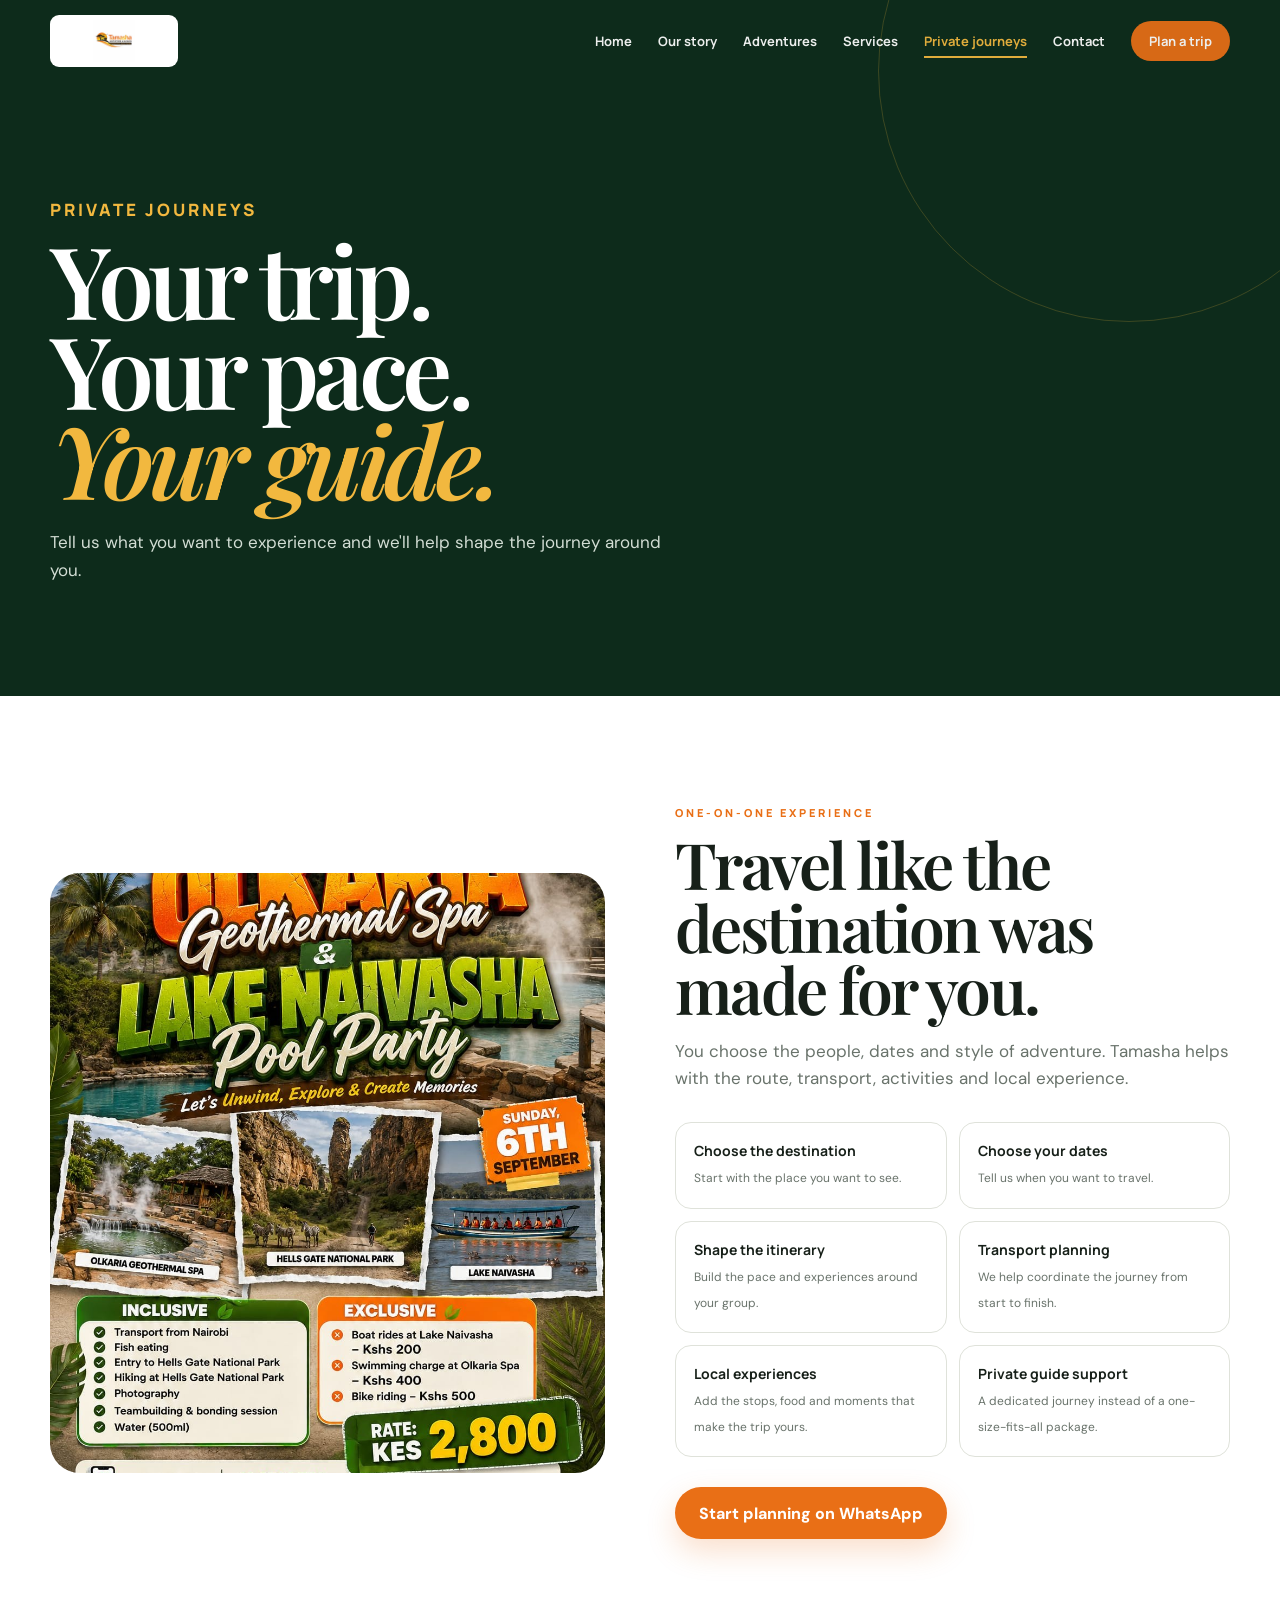
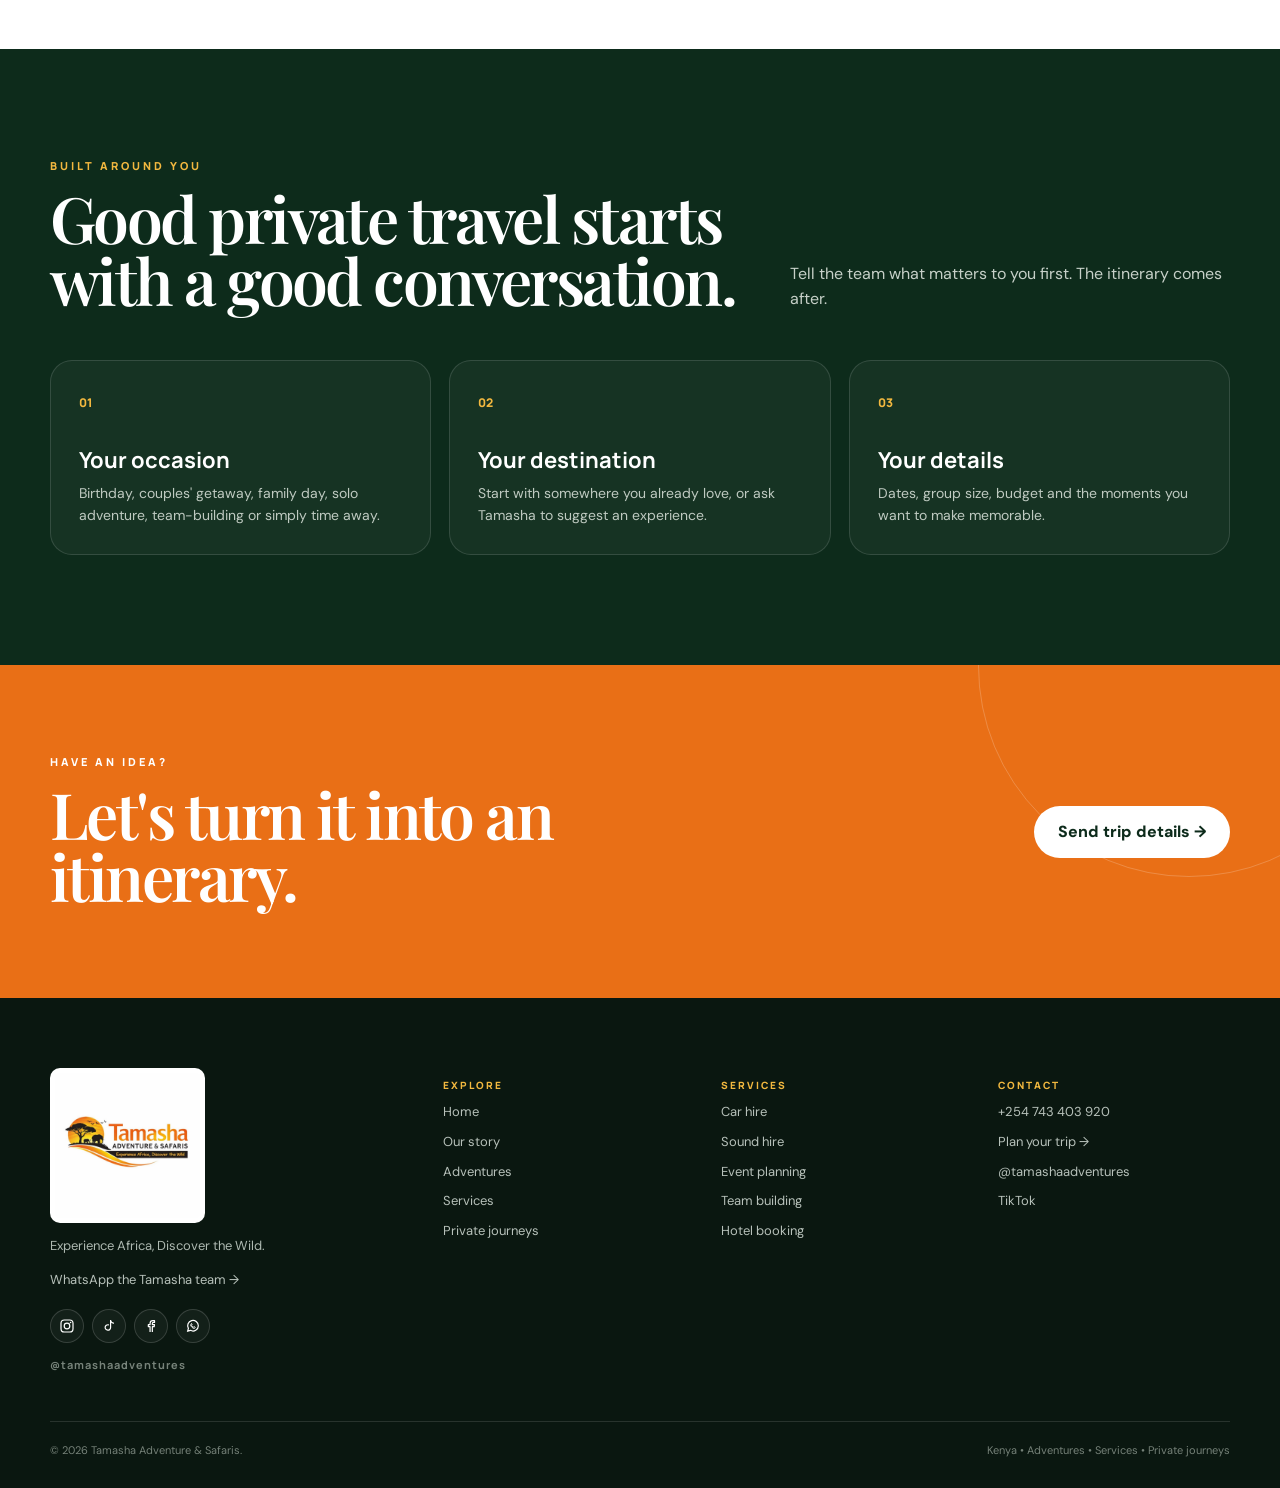
<file: private.html>
<!doctype html>
<html lang="en">
<head>
  <meta charset="utf-8">
  <meta name="viewport" content="width=device-width, initial-scale=1">
  <meta name="theme-color" content="#0d2b1b">
  <meta name="description" content="Tamasha Adventure & Safaris — curated Kenyan escapes, group adventures and private journeys.">
  <title>Private Journeys | Tamasha Adventure & Safaris</title>
  <link rel="stylesheet" href="style.css">
</head>
<body>

<header class="site-header">
  <div class="container nav">
    <a class="brand" href="index.html" aria-label="Tamasha Adventure & Safaris home">
      <img src="assets/logo.jpg" alt="Tamasha Adventure & Safaris">
    </a>
    <button class="menu-toggle" aria-label="Open navigation" aria-expanded="false">☰</button>
    <nav class="nav-links"><a href="index.html" class="" data-page="home">Home</a><a href="about.html" class="" data-page="about">Our story</a><a href="events.html" class="" data-page="events">Adventures</a><a href="services.html" class="" data-page="services">Services</a><a href="private.html" class="active" data-page="private">Private journeys</a><a href="contact.html" class="" data-page="contact">Contact</a><a class="nav-cta" href="contact.html">Plan a trip</a></nav>
  </div>
</header>

<main>
  <section class="page-hero"><div class="container reveal"><p class="eyebrow" style="color:var(--gold)">Private journeys</p><h1>Your trip.<br>Your pace.<br><em style="color:var(--gold)">Your guide.</em></h1><p>Tell us what you want to experience and we'll help shape the journey around you.</p></div></section>
  <section class="section section-white">
    <div class="container private-grid">
      <div class="private-photo reveal"><img src="assets/olkaria-trip.jpg" alt="Private Kenyan adventure" loading="lazy"></div>
      <div class="reveal">
        <p class="eyebrow">One-on-one experience</p>
        <h2>Travel like the destination was made for you.</h2>
        <p class="muted" style="font-size:17px">You choose the people, dates and style of adventure. Tamasha helps with the route, transport, activities and local experience.</p>
        <div class="benefits-grid" data-benefits></div>
        <a class="btn btn-primary" data-wa data-wa-message="Hello Tamasha Adventure & Safaris. I want to plan a private journey. Please help me with the options.">Start planning on WhatsApp</a>
      </div>
    </div>
  </section>
  <section class="section section-dark"><div class="container"><div class="section-head reveal"><div><p class="eyebrow">Built around you</p><h2>Good private travel starts with a good conversation.</h2></div><p class="muted">Tell the team what matters to you first. The itinerary comes after.</p></div><div class="process-grid"><div class="process-card reveal"><span class="num">01</span><h3>Your occasion</h3><p>Birthday, couples' getaway, family day, solo adventure, team-building or simply time away.</p></div><div class="process-card reveal"><span class="num">02</span><h3>Your destination</h3><p>Start with somewhere you already love, or ask Tamasha to suggest an experience.</p></div><div class="process-card reveal"><span class="num">03</span><h3>Your details</h3><p>Dates, group size, budget and the moments you want to make memorable.</p></div></div></div></section>
  <section class="cta"><div class="container cta-inner"><div><p class="eyebrow" style="color:#fff">Have an idea?</p><h2>Let's turn it into an itinerary.</h2></div><a class="btn" href="contact.html">Send trip details →</a></div></section>
</main>

<footer class="footer">
  <div class="container footer-grid">
    <div class="footer-brand">
      <img src="assets/logo.jpg" alt="Tamasha Adventure & Safaris">
      <p>Experience Africa, Discover the Wild.</p>
      <a data-wa data-wa-message="Hello Tamasha Adventure & Safaris. I would like to plan a trip.">WhatsApp the Tamasha team →</a>

      <div class="footer-social" aria-label="Tamasha social media">
        <a class="social-icon" href="https://www.instagram.com/tamashaadventures/" target="_blank" rel="noopener noreferrer" aria-label="Instagram — @tamashaadventures" title="Instagram">
          <svg viewBox="0 0 24 24" aria-hidden="true"><rect x="3" y="3" width="18" height="18" rx="5" fill="none" stroke="currentColor" stroke-width="1.8"/><circle cx="12" cy="12" r="4.2" fill="none" stroke="currentColor" stroke-width="1.8"/><circle cx="17.4" cy="6.7" r="1.2" fill="currentColor"/></svg>
        </a>
        <a class="social-icon" href="https://www.tiktok.com/@tamashaadventures" target="_blank" rel="noopener noreferrer" aria-label="TikTok — @tamashaadventures" title="TikTok">
          <svg viewBox="0 0 24 24" aria-hidden="true"><path d="M14.4 4v10.2a4.1 4.1 0 1 1-3.3-4" fill="none" stroke="currentColor" stroke-width="1.8" stroke-linecap="round"/><path d="M14.4 4c.6 2.2 2 3.5 4.3 3.8" fill="none" stroke="currentColor" stroke-width="1.8" stroke-linecap="round"/></svg>
        </a>
        <a class="social-icon" href="https://www.facebook.com/tamashaadventures/" target="_blank" rel="noopener noreferrer" aria-label="Facebook — @tamashaadventures" title="Facebook">
          <svg viewBox="0 0 24 24" aria-hidden="true"><path d="M14 21v-8h2.8l.4-3H14V8.1c0-.9.3-1.5 1.6-1.5h1.7V4c-.3 0-1.4-.1-2.5-.1-2.5 0-4.2 1.5-4.2 4.3V10H8v3h2.6v8" fill="none" stroke="currentColor" stroke-width="1.8" stroke-linejoin="round"/></svg>
        </a>
        <a class="social-icon social-whatsapp" href="https://wa.me/254743403920" target="_blank" rel="noopener noreferrer" aria-label="WhatsApp — Tamasha Adventure & Safaris" title="WhatsApp">
          <svg viewBox="0 0 24 24" aria-hidden="true"><path d="M20 11.5a8 8 0 0 1-11.8 7l-4.2 1.1 1.1-4A8 8 0 1 1 20 11.5Z" fill="none" stroke="currentColor" stroke-width="1.8"/><path d="M9 8.4c.3-.2.6-.1.8.2l.7 1.2c.2.3.1.6-.1.8l-.5.5c.6 1.2 1.5 2 2.7 2.6l.5-.5c.2-.2.5-.3.8-.1l1.2.7c.3.2.4.5.2.8-.4.7-1 1-1.7 1-2.2-.2-4.9-2.9-5.1-5.1 0-.7.3-1.3 1-1.7Z" fill="none" stroke="currentColor" stroke-width="1.4" stroke-linejoin="round"/></svg>
        </a>
      </div>
      <span class="social-handle">@tamashaadventures</span>
    </div>

    <div>
      <h3>Explore</h3>
      <a href="index.html">Home</a>
      <a href="about.html">Our story</a>
      <a href="events.html">Adventures</a>
      <a href="services.html">Services</a>
      <a href="private.html">Private journeys</a>
    </div>

    <div>
      <h3>Services</h3>
      <a href="services.html#car-hire">Car hire</a>
      <a href="services.html#sound-hire">Sound hire</a>
      <a href="services.html#events">Event planning</a>
      <a href="services.html#team-building">Team building</a>
      <a href="services.html#hotels">Hotel booking</a>
    </div>

    <div>
      <h3>Contact</h3>
      <a data-phone href="#"></a>
      <a href="contact.html">Plan your trip →</a>
      <a href="https://www.instagram.com/tamashaadventures/" target="_blank" rel="noopener noreferrer">@tamashaadventures</a>
      <a href="https://www.tiktok.com/@tamashaadventures" target="_blank" rel="noopener noreferrer">TikTok</a>
    </div>
  </div>

  <div class="container footer-bottom">
    <span>© <span data-year></span> Tamasha Adventure & Safaris.</span>
    <span>Kenya • Adventures • Services • Private journeys</span>
  </div>
</footer>
<a class="mobile-wa" data-wa data-wa-message="Hello Tamasha Adventure & Safaris. I would like to plan a trip. Please share the available options.">WhatsApp Tamasha</a>

<script src="content.js"></script>
<script src="script.js"></script>
</body>
</html>
</file>
<file: style.css>
@import url('https://fonts.googleapis.com/css2?family=DM+Sans:wght@400;500;600;700&family=Manrope:wght@500;600;700;800&family=Playfair+Display:ital,wght@0,600;0,700;1,600;1,700&display=swap');

:root{
  --forest:#0d2b1b;
  --forest-2:#153b25;
  --forest-3:#214b30;
  --orange:#e96f16;
  --orange-2:#f28a25;
  --gold:#f2b83f;
  --cream:#f5f2e9;
  --paper:#fbfaf6;
  --white:#fff;
  --ink:#172019;
  --muted:#69736b;
  --line:#dfe2da;
  --shadow:0 24px 70px rgba(15,35,22,.10);
  --radius:28px;
  --max:1180px;
}
*{box-sizing:border-box}
html{scroll-behavior:smooth}
body{margin:0;background:var(--cream);color:var(--ink);font-family:"DM Sans",sans-serif;line-height:1.6}
body.menu-open{overflow:hidden}
img{display:block;max-width:100%}
a{text-decoration:none;color:inherit}
button,input,select,textarea{font:inherit}
button{cursor:pointer}
.container{width:min(var(--max),calc(100% - 48px));margin-inline:auto}
.sr-only{position:absolute;width:1px;height:1px;padding:0;margin:-1px;overflow:hidden;clip:rect(0,0,0,0);white-space:nowrap;border:0}
.eyebrow{margin:0 0 14px;color:var(--orange);font:800 11px/1.2 "Manrope",sans-serif;letter-spacing:3px;text-transform:uppercase}
.display{font-family:"Playfair Display",serif;letter-spacing:-.035em;line-height:1.02}
.display em{color:var(--orange);font-weight:600}
.muted{color:var(--muted)}
.btn{display:inline-flex;align-items:center;justify-content:center;gap:10px;min-height:52px;padding:0 23px;border-radius:999px;border:1px solid transparent;font-weight:800;transition:transform .2s ease,box-shadow .2s ease,background .2s ease}
.btn:hover{transform:translateY(-2px)}
.btn-primary{background:var(--orange);color:#fff;box-shadow:0 12px 30px rgba(233,111,22,.22)}
.btn-primary:hover{background:var(--orange-2)}
.btn-light{background:#fff;color:var(--forest)}
.btn-outline{border-color:rgba(255,255,255,.35);color:#fff;background:rgba(255,255,255,.06);backdrop-filter:blur(10px)}
.btn-outline-dark{border-color:var(--forest);color:var(--forest);background:transparent}
.btn-small{min-height:42px;padding:0 17px;font-size:13px}
.section{padding:110px 0}
.section-tight{padding:80px 0}
.section-paper{background:var(--paper)}
.section-white{background:#fff}
.section-dark{background:var(--forest);color:#fff}
.section-dark .muted{color:#c6d0c8}
.section-dark .eyebrow{color:var(--gold)}
.section-head{display:flex;align-items:end;justify-content:space-between;gap:40px;margin-bottom:48px}
.section-head h2{font:600 clamp(40px,5vw,66px)/.98 "Playfair Display",serif;letter-spacing:-.04em;margin:0;max-width:720px}
.section-head>p{max-width:440px;color:var(--muted);margin:0}
.reveal{opacity:0;transform:translateY(22px);transition:opacity .7s ease,transform .7s ease}
.reveal.is-visible{opacity:1;transform:none}

/* Header */
.site-header{position:fixed;z-index:100;top:0;left:0;right:0;color:#fff;transition:background .25s,box-shadow .25s}
.site-header.scrolled{background:rgba(13,43,27,.96);box-shadow:0 12px 35px rgba(0,0,0,.12);backdrop-filter:blur(14px)}
.nav{height:82px;display:flex;align-items:center;justify-content:space-between;gap:25px}
.brand{display:flex;align-items:center;gap:12px}
.brand img{width:128px;height:52px;object-fit:contain;background:#fff;border-radius:9px;padding:5px}
.nav-links{display:flex;align-items:center;gap:26px;font:700 13px "Manrope",sans-serif}
.nav-links a{opacity:.92;position:relative}
.nav-links a:not(.nav-cta)::after{content:"";position:absolute;left:0;right:100%;bottom:-8px;height:2px;background:var(--gold);transition:right .2s}
.nav-links a:hover::after,.nav-links a.active::after{right:0}
.nav-links a.active{color:var(--gold)}
.nav-cta{background:var(--orange);padding:11px 18px;border-radius:999px}
.menu-toggle{display:none;border:0;background:none;color:#fff;font-size:30px;line-height:1}

/* Hero */
.hero{position:relative;min-height:92svh;display:flex;align-items:end;overflow:hidden;background:var(--forest);color:#fff}
.hero-media{position:absolute;inset:0;background:
  linear-gradient(90deg,rgba(7,22,13,.92) 0%,rgba(7,22,13,.60) 45%,rgba(7,22,13,.16) 100%),
  linear-gradient(0deg,rgba(0,0,0,.72) 0%,transparent 48%),
  url("assets/hero-waterfall.jpg") center/cover no-repeat;
  transform:scale(1.02);
}
.hero::after{content:"";position:absolute;inset:0;background:radial-gradient(circle at 78% 35%,rgba(242,184,63,.16),transparent 28%)}
.hero-inner{position:relative;z-index:2;width:100%;padding:170px 0 78px}
.hero-copy{max-width:800px}
.hero-kicker{color:#ffd36a}
.hero h1{font:600 clamp(56px,8vw,112px)/.9 "Playfair Display",serif;letter-spacing:-.055em;margin:0 0 28px}
.hero h1 em{color:var(--gold);font-style:italic}
.hero-lede{max-width:650px;font-size:18px;color:#e7eee9;margin:0 0 30px}
.hero-actions{display:flex;flex-wrap:wrap;gap:12px}
.hero-meta{display:flex;align-items:center;gap:18px;margin-top:50px;padding-top:20px;border-top:1px solid rgba(255,255,255,.18);max-width:730px}
.hero-meta strong{font:700 12px "Manrope",sans-serif;letter-spacing:1px}
.hero-meta span{color:#c9d2cb;font-size:13px}
.hero-card{position:absolute;right:5%;bottom:76px;z-index:3;width:300px;background:#fff;color:var(--ink);border-radius:22px;padding:20px;box-shadow:0 30px 70px rgba(0,0,0,.28)}
.hero-card .mini{font:800 10px "Manrope",sans-serif;letter-spacing:2px;color:var(--orange);text-transform:uppercase}
.hero-card h3{font:600 25px/1.05 "Playfair Display",serif;margin:8px 0}
.hero-card .date{font-size:12px;color:var(--muted)}
.hero-card .price{font:800 22px "Manrope",sans-serif;color:var(--orange);margin:14px 0}
.hero-card a{width:100%}

/* Trust / value strip */
.value-strip{background:#fff;border-bottom:1px solid var(--line)}
.value-grid{display:grid;grid-template-columns:repeat(4,1fr)}
.value-item{padding:24px 22px;border-right:1px solid var(--line)}
.value-item:last-child{border-right:0}
.value-item strong{display:block;font:800 12px "Manrope",sans-serif;text-transform:uppercase;letter-spacing:1.2px;margin-bottom:4px}
.value-item span{font-size:13px;color:var(--muted)}

/* Intro */
.intro-grid{display:grid;grid-template-columns:1.05fr .95fr;gap:90px;align-items:start}
.intro h2{font:600 clamp(43px,5.3vw,70px)/.98 "Playfair Display",serif;letter-spacing:-.045em;margin:0}
.intro h2 em{color:var(--orange)}
.intro-copy{font-size:17px;color:var(--muted);max-width:580px}
.numbered{margin-top:34px;border-top:1px solid var(--forest)}
.numbered-row{display:grid;grid-template-columns:70px 1fr;gap:18px;padding:22px 0;border-bottom:1px solid var(--line)}
.numbered-row b{font:800 12px "Manrope";color:var(--orange);letter-spacing:1px}
.numbered-row strong{display:block;font:700 17px "Manrope";margin-bottom:3px}
.numbered-row span{font-size:13px;color:var(--muted)}

/* Trips */
.trip-grid{display:grid;grid-template-columns:repeat(2,1fr);gap:28px}
.trip-card{background:#fff;border:1px solid var(--line);border-radius:var(--radius);overflow:hidden;box-shadow:var(--shadow);transition:transform .25s,box-shadow .25s}
.trip-card:hover{transform:translateY(-5px);box-shadow:0 32px 80px rgba(15,35,22,.15)}
.trip-image{height:360px;position:relative;overflow:hidden;background:#ddd}
.trip-image img{width:100%;height:100%;object-fit:cover;transition:transform .7s}
.trip-card:hover .trip-image img{transform:scale(1.045)}
.trip-badge{position:absolute;left:18px;top:18px;background:#fff;border-radius:999px;padding:9px 13px;font:800 11px "Manrope";box-shadow:0 10px 25px rgba(0,0,0,.12)}
.trip-body{padding:30px}
.trip-body h3{font:600 34px/1.04 "Playfair Display",serif;margin:0 0 10px;letter-spacing:-.03em}
.trip-intro{color:var(--muted);margin:0 0 18px}
.trip-price{font:800 25px "Manrope";color:var(--orange);margin-bottom:24px}
.trip-details{display:grid;grid-template-columns:1fr 1fr;gap:24px;padding:22px 0;border-top:1px solid var(--line);border-bottom:1px solid var(--line)}
.trip-details h4{margin:0 0 9px;font:800 10px "Manrope";text-transform:uppercase;letter-spacing:1.5px}
.trip-details ul{margin:0;padding-left:17px;color:var(--muted);font-size:13px}
.trip-details li+li{margin-top:5px}
.trip-actions{display:flex;gap:10px;margin-top:22px}
.trip-actions .btn{flex:1}

/* Editorial split */
.editorial{display:grid;grid-template-columns:.95fr 1.05fr;gap:0;align-items:stretch}
.editorial-media{min-height:610px;border-radius:30px 0 0 30px;overflow:hidden}
.editorial-media img{width:100%;height:100%;object-fit:cover}
.editorial-copy{background:#fff;padding:70px;border-radius:0 30px 30px 0;display:flex;flex-direction:column;justify-content:center}
.editorial-copy h2{font:600 clamp(43px,5vw,65px)/1 "Playfair Display";letter-spacing:-.04em;margin:0 0 20px}
.editorial-copy p{color:var(--muted);max-width:540px}
.check-list{display:grid;grid-template-columns:1fr 1fr;gap:10px;margin:26px 0}
.check-list div{padding:14px;border:1px solid var(--line);border-radius:14px;font-size:13px;font-weight:700}
.check-list div::before{content:"✓";color:var(--orange);margin-right:9px}

/* Process */
.process-grid{display:grid;grid-template-columns:repeat(3,1fr);gap:18px}
.process-card{padding:28px;border:1px solid rgba(255,255,255,.13);border-radius:22px;background:rgba(255,255,255,.04)}
.process-card .num{font:800 12px "Manrope";color:var(--gold)}
.process-card h3{font:700 22px "Manrope";margin:30px 0 7px}
.process-card p{color:#bfcac1;font-size:14px;margin:0}

/* Private */
.private-grid{display:grid;grid-template-columns:1fr 1fr;gap:70px;align-items:center}
.private-grid h2{font:600 clamp(45px,5vw,70px)/.98 "Playfair Display";letter-spacing:-.04em;margin:0}
.private-grid h2 em{color:var(--orange)}
.benefits-grid{display:grid;grid-template-columns:1fr 1fr;gap:12px;margin:30px 0}
.benefit{padding:18px;background:#fff;border:1px solid var(--line);border-radius:16px}
.benefit b{display:block;font:700 14px "Manrope";margin-bottom:4px}
.benefit span{font-size:12px;color:var(--muted)}
.private-photo{height:600px;border-radius:30px;overflow:hidden}
.private-photo img{width:100%;height:100%;object-fit:cover}

/* FAQ */
.faq-list{max-width:850px;margin:0 auto}
.faq{border-top:1px solid var(--line)}
.faq:last-child{border-bottom:1px solid var(--line)}
.faq button{width:100%;border:0;background:none;padding:24px 0;text-align:left;display:flex;justify-content:space-between;gap:20px;font:700 17px "Manrope";color:var(--ink)}
.faq button span:last-child{color:var(--orange);font-size:25px;line-height:1}
.faq-answer{display:grid;grid-template-rows:0fr;transition:grid-template-rows .25s}
.faq-answer>div{overflow:hidden}
.faq-answer p{margin:0 0 24px;color:var(--muted);max-width:760px}
.faq.open .faq-answer{grid-template-rows:1fr}

/* CTA */
.cta{position:relative;overflow:hidden;padding:90px 0;background:var(--orange);color:#fff}
.cta::before{content:"";position:absolute;width:420px;height:420px;border-radius:50%;right:-120px;top:-210px;border:1px solid rgba(255,255,255,.2)}
.cta-inner{display:flex;align-items:center;justify-content:space-between;gap:40px;position:relative}
.cta h2{font:600 clamp(42px,5vw,68px)/.98 "Playfair Display";letter-spacing:-.04em;margin:0;max-width:700px}
.cta p{max-width:520px;color:#fff1e7}
.cta .btn{background:#fff;color:var(--forest)}

/* Pages */
.page-hero{background:var(--forest);color:#fff;padding:175px 0 95px;position:relative;overflow:hidden}
.page-hero::after{content:"";position:absolute;right:-100px;top:-180px;width:500px;height:500px;border:1px solid rgba(242,184,63,.2);border-radius:50%}
.page-hero h1{font:600 clamp(55px,8vw,100px)/.9 "Playfair Display";letter-spacing:-.055em;margin:0;max-width:850px}
.page-hero p{color:#d2ddd4;max-width:620px;font-size:17px;margin-top:25px}
.about-grid{display:grid;grid-template-columns:1fr 1fr;gap:80px;align-items:center}
.about-photo{height:600px;border-radius:30px;overflow:hidden}
.about-photo img{width:100%;height:100%;object-fit:cover}
.about-copy h2{font:600 clamp(42px,5vw,64px)/1 "Playfair Display";letter-spacing:-.04em;margin:0 0 20px}
.about-copy p{color:var(--muted)}
.mission-box{border-left:3px solid var(--orange);padding:4px 0 4px 20px;margin-top:28px}
.mission-box strong{font:800 11px "Manrope";letter-spacing:1.5px;text-transform:uppercase}
.mission-box p{margin:5px 0 0}
.contact-grid{display:grid;grid-template-columns:.9fr 1.1fr;gap:50px;align-items:start}
.contact-card{background:#fff;border:1px solid var(--line);border-radius:24px;padding:30px}
.contact-item{padding:17px 0;border-bottom:1px solid var(--line)}
.contact-item:last-child{border:0}
.contact-item small{display:block;color:var(--orange);font:800 10px "Manrope";letter-spacing:1.5px;text-transform:uppercase;margin-bottom:5px}
.contact-item a,.contact-item strong{font:700 19px "Manrope"}
.form{display:grid;gap:10px}
.form label{font:800 11px "Manrope";letter-spacing:1px}
.form input,.form select,.form textarea{width:100%;border:1px solid #cfd5cc;background:#fff;border-radius:12px;padding:14px 15px;outline:none;transition:border .2s,box-shadow .2s}
.form input:focus,.form select:focus,.form textarea:focus{border-color:var(--orange);box-shadow:0 0 0 4px rgba(233,111,22,.1)}
.form textarea{min-height:145px;resize:vertical}

/* Footer */
.footer{background:#0a1710;color:#fff;padding:70px 0 28px}
.footer-grid{display:grid;grid-template-columns:1.5fr 1fr 1fr 1fr;gap:45px}
.footer-brand img{width:155px;background:#fff;border-radius:10px;padding:5px}
.footer-brand p{color:#aeb9b1;font-size:13px;max-width:270px}
.footer h3{font:800 10px "Manrope";color:var(--gold);letter-spacing:2px;text-transform:uppercase}
.footer a{display:block;color:#b7c1ba;font-size:13px;margin:9px 0}
.footer a:hover{color:#fff}
.footer-bottom{border-top:1px solid rgba(255,255,255,.12);margin-top:45px;padding-top:20px;color:#758178;font-size:11px;display:flex;justify-content:space-between;gap:20px}
.mobile-wa{display:none}

/* Responsive */
@media(max-width:980px){
  .nav-links{gap:17px}
  .hero-card{display:none}
  .intro-grid,.private-grid,.about-grid,.contact-grid{grid-template-columns:1fr;gap:45px}
  .editorial{grid-template-columns:1fr}
  .editorial-media{min-height:460px;border-radius:30px 30px 0 0}
  .editorial-copy{border-radius:0 0 30px 30px;padding:50px}
  .footer-grid{grid-template-columns:1.5fr 1fr 1fr}
}
@media(max-width:760px){
  .container{width:min(var(--max),calc(100% - 32px))}
  .section{padding:78px 0}
  .section-head{display:block;margin-bottom:32px}
  .section-head>p{margin-top:18px}
  .nav{height:72px}
  .brand img{width:112px;height:48px}
  .menu-toggle{display:block}
  .nav-links{display:none;position:fixed;inset:72px 0 0;background:var(--forest);padding:25px 22px;flex-direction:column;align-items:stretch;gap:5px}
  .nav-links.open{display:flex}
  .nav-links a{padding:15px 8px;font-size:16px}
  .nav-cta{text-align:center;margin-top:10px}
  .hero{min-height:88svh}
  .hero-inner{padding:130px 0 52px}
  .hero h1{font-size:clamp(52px,15vw,75px)}
  .hero-lede{font-size:16px}
  .hero-meta{margin-top:35px}
  .value-grid{grid-template-columns:1fr 1fr}
  .value-item{border-bottom:1px solid var(--line)}
  .value-item:nth-child(2){border-right:0}
  .trip-grid{grid-template-columns:1fr}
  .trip-image{height:280px}
  .trip-body{padding:23px}
  .trip-body h3{font-size:30px}
  .trip-details{grid-template-columns:1fr}
  .check-list,.benefits-grid{grid-template-columns:1fr}
  .private-photo,.about-photo{height:430px}
  .process-grid{grid-template-columns:1fr}
  .cta-inner{display:block}
  .cta .btn{margin-top:15px}
  .footer-grid{grid-template-columns:1fr 1fr}
  .footer-brand{grid-column:1/-1}
  .footer-bottom{display:block}
  .footer-bottom span{display:block;margin-top:7px}
  .mobile-wa{display:flex;position:fixed;z-index:90;left:16px;right:16px;bottom:16px;height:52px;border-radius:999px;background:var(--orange);color:#fff;align-items:center;justify-content:center;font-weight:800;box-shadow:0 15px 35px rgba(0,0,0,.25)}
}
@media(max-width:480px){
  .hero-actions{display:grid}
  .hero-actions .btn{width:100%}
  .value-grid{grid-template-columns:1fr}
  .value-item{border-right:0}
  .footer-grid{grid-template-columns:1fr}
  .footer-brand{grid-column:auto}
  .mobile-wa{font-size:14px}
}
@media(prefers-reduced-motion:reduce){
  html{scroll-behavior:auto}
  *,*:before,*:after{animation:none!important;transition:none!important}
}


/* Services */
.services-intro{max-width:760px}
.services-intro h2{font:600 clamp(42px,5.4vw,70px)/.98 "Playfair Display",serif;letter-spacing:-.045em;margin:0 0 20px}
.services-intro h2 em{color:var(--orange)}
.services-intro p{color:var(--muted);font-size:17px;max-width:680px}

.services-grid{display:grid;grid-template-columns:repeat(3,1fr);gap:22px}
.service-card{background:#fff;border:1px solid var(--line);border-radius:26px;overflow:hidden;box-shadow:var(--shadow);transition:transform .25s ease,box-shadow .25s ease;display:flex;flex-direction:column;height:100%}
.service-card:hover{transform:translateY(-6px);box-shadow:0 32px 80px rgba(15,35,22,.16)}
.service-media{height:285px;position:relative;overflow:hidden;background:var(--forest)}
.service-media img{width:100%;height:100%;object-fit:cover;transition:transform .7s ease}
.service-card:hover .service-media img{transform:scale(1.05)}
.service-number{position:absolute;top:16px;left:16px;background:rgba(255,255,255,.92);color:var(--forest);border-radius:999px;padding:8px 11px;font:800 10px "Manrope";letter-spacing:1.5px}
.service-body{padding:26px;display:flex;flex-direction:column;flex:1}
.service-body h3{font:600 31px/1.03 "Playfair Display",serif;letter-spacing:-.03em;margin:0 0 10px}
.service-body p{color:var(--muted);font-size:14px;margin:0 0 22px}
.service-list{display:grid;gap:8px;margin:0 0 24px;padding:0;list-style:none}
.service-list li{font-size:13px;color:var(--ink);display:flex;gap:9px;align-items:flex-start}
.service-list li::before{content:"✓";color:var(--orange);font-weight:800}
.service-action{display:flex;gap:10px;margin-top:auto;padding-top:8px}
.service-action .btn{flex:0 0 auto;width:auto;min-height:44px;padding:0 20px;font-size:13px;letter-spacing:.2px}

.services-note{display:grid;grid-template-columns:1.1fr .9fr;gap:28px;align-items:stretch}
.services-note-main{background:var(--forest);color:#fff;border-radius:28px;padding:52px}
.services-note-main h2{font:600 clamp(40px,5vw,64px)/1 "Playfair Display",serif;letter-spacing:-.04em;margin:0 0 18px}
.services-note-main h2 em{color:var(--gold)}
.services-note-main p{color:#c8d3ca;max-width:600px}
.services-note-side{background:#fff;border:1px solid var(--line);border-radius:28px;padding:35px}
.services-note-side h3{font:800 11px "Manrope";text-transform:uppercase;letter-spacing:2px;color:var(--orange);margin:0 0 18px}
.services-note-side div{padding:15px 0;border-bottom:1px solid var(--line);font-weight:700}
.services-note-side div:last-child{border-bottom:0}

.footer-social{display:flex;gap:8px;margin:18px 0 8px}
.social-icon{display:inline-flex!important;width:34px;height:34px!important;margin:0!important;border:1px solid rgba(255,255,255,.15);border-radius:50%;align-items:center;justify-content:center;color:#fff!important;background:rgba(255,255,255,.04);transition:transform .2s,background .2s,border-color .2s}
.social-icon:hover{transform:translateY(-3px);background:var(--orange);border-color:var(--orange)}
.social-icon svg{width:16px;height:16px}
.social-handle{font:700 11px "Manrope";letter-spacing:1px;color:#77837a}

@media(max-width:980px){
  .services-grid{grid-template-columns:repeat(2,1fr)}
  .services-note{grid-template-columns:1fr}
}
@media(max-width:760px){
  .services-grid{grid-template-columns:1fr}
  .service-media{height:260px}
  .services-note-main{padding:36px 26px}
}
</file>
